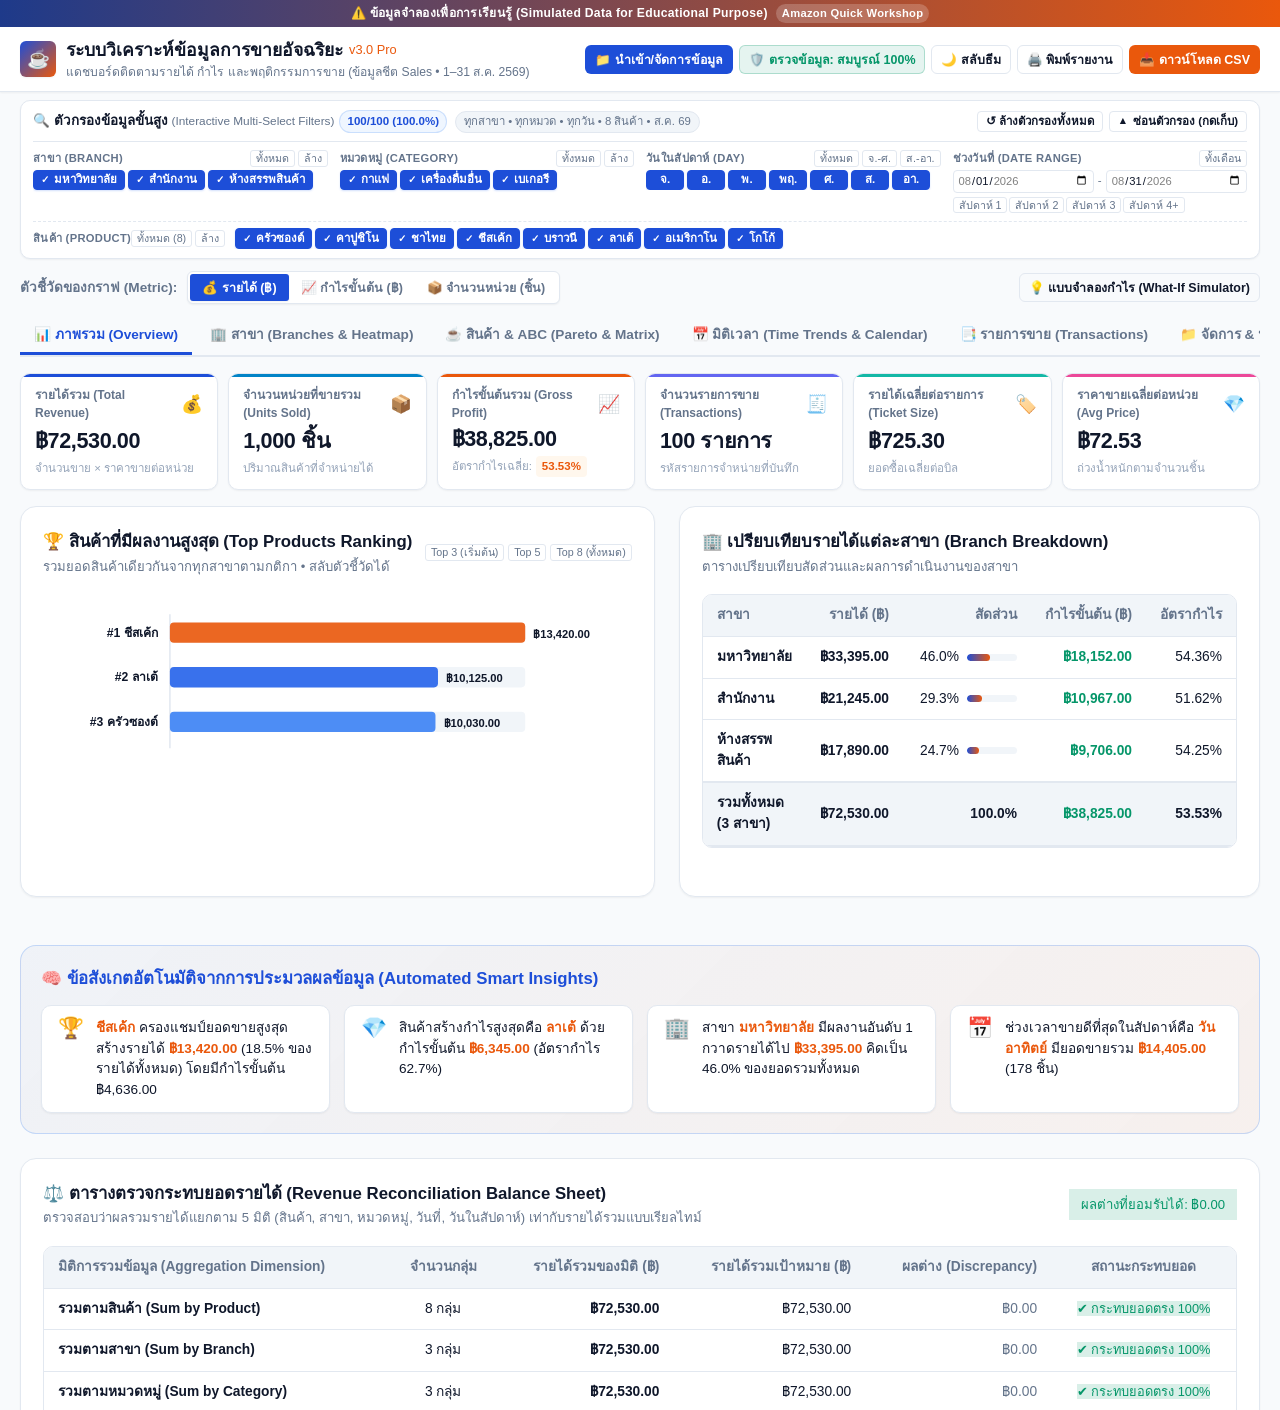
<file: index.html>
<!DOCTYPE html>
<html lang="th">
<head>
  <meta charset="UTF-8">
  <meta http-equiv="refresh" content="0; url=dashboard.html">
  <title>Amazon Quick Workshop Dashboard</title>
</head>
<body>
  <p>กำลังนำทางไปยัง Dashboard... <a href="dashboard.html">คลิกที่นี่</a> หากไม่ redirect อัตโนมัติ</p>
</body>
</html>
</file>
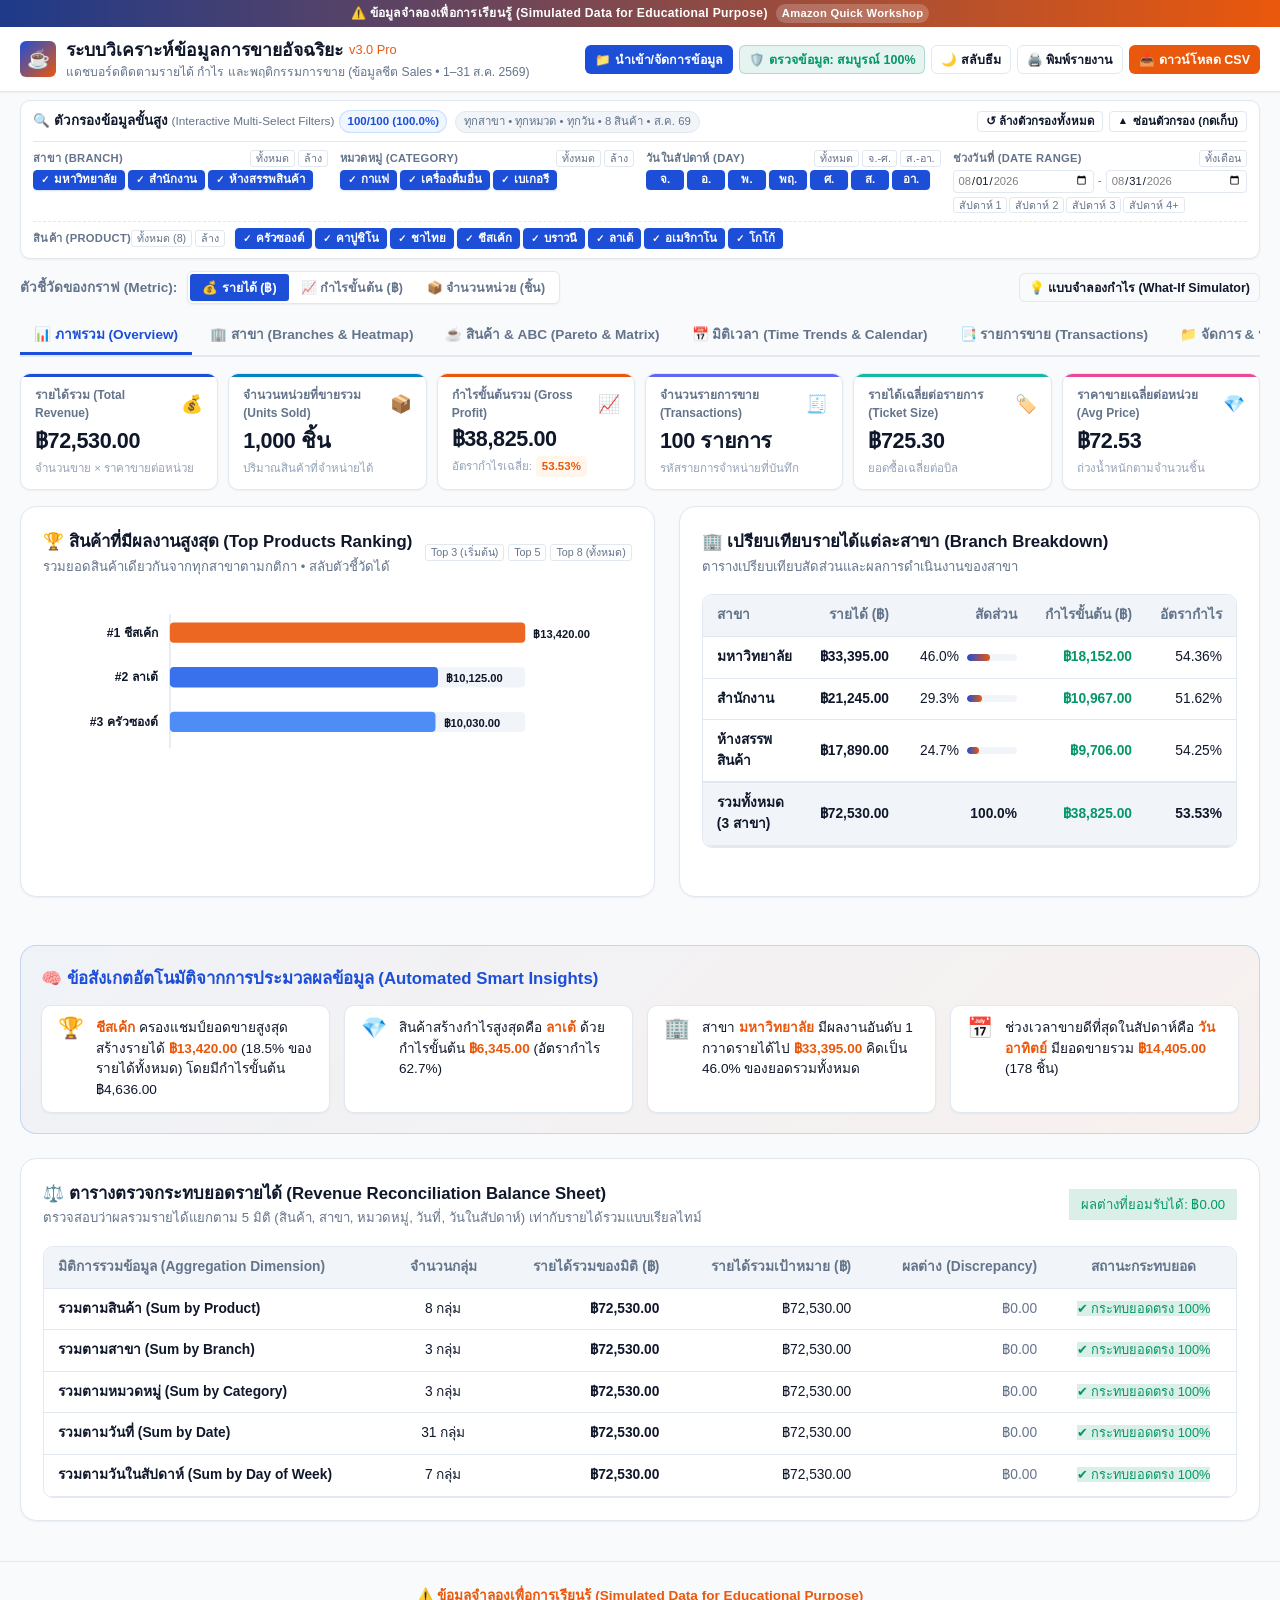
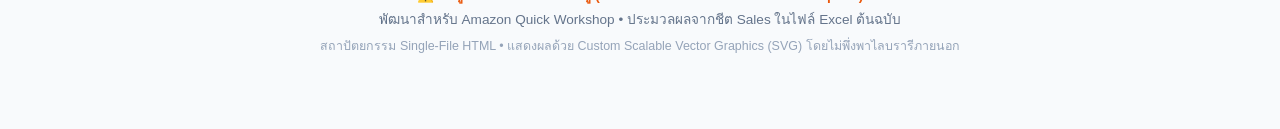
<file: dashboard.html>
<!DOCTYPE html>
<html lang="th">
<head>
  <meta charset="UTF-8">
  <meta name="viewport" content="width=device-width, initial-scale=1.0">
  <title>ระบบวิเคราะห์ข้อมูลการขายอัจฉริยะ | Amazon Quick Workshop</title>
  <link rel="stylesheet" href="style.css?v=8">
</head>
<body>

  <!-- Top Educational Notice Banner -->
  <div class="edu-banner">
    <span>⚠️ <strong>ข้อมูลจำลองเพื่อการเรียนรู้ (Simulated Data for Educational Purpose)</strong></span>
    <span class="badge">Amazon Quick Workshop</span>
  </div>

  <!-- Header -->
  <header>
    <div class="container header-inner">
      <div class="brand">
        <div class="brand-icon">☕</div>
        <div class="brand-info">
          <h1>ระบบวิเคราะห์ข้อมูลการขายอัจฉริยะ <span style="font-size: 0.8rem; font-weight: 500; color: var(--primary-orange);">v3.0 Pro</span></h1>
          <p>แดชบอร์ดติดตามรายได้ กำไร และพฤติกรรมการขาย (ข้อมูลชีต Sales • 1–31 ส.ค. 2569)</p>
        </div>
      </div>
      <div class="header-actions">
        <button id="btnOpenDataManager" class="btn btn-primary btn-sm" onclick="switchTab('tabDataManager')" title="นำเข้าข้อมูลใหม่ หรือจัดการตัดลบข้อมูลเก่า">
          📁 นำเข้า/จัดการข้อมูล
        </button>
        <button id="btnAuditReport" class="btn btn-audit btn-sm" title="ดูผลการตรวจความสมบูรณ์ของข้อมูล">
          🛡️ ตรวจข้อมูล: สมบูรณ์ 100%
        </button>
        <button id="btnThemeToggle" class="btn btn-outline btn-sm">
          🌙 สลับธีม
        </button>
        <button id="btnPrint" class="btn btn-outline btn-sm">
          🖨️ พิมพ์รายงาน
        </button>
        <button id="btnDownloadCSV" class="btn btn-orange btn-sm">
          📥 ดาวน์โหลด CSV
        </button>
      </div>
    </div>
  </header>

  <main class="container">

    <!-- Compact Filter Section with Smooth Slide Accordion -->
    <section class="filter-section" id="filterSection">
      <div class="filter-header" id="filterHeader" onclick="handleFilterHeaderClick(event)" tabindex="0" role="button" aria-expanded="true" aria-controls="filterCollapsibleWrapper" title="คลิกเพื่อกดเก็บหรือเปิดเลื่อนตัวกรอง">
        <div class="filter-title-group">
          <div class="filter-title">
            <span>🔍 ตัวกรองข้อมูลขั้นสูง <span class="filter-subtitle">(Interactive Multi-Select Filters)</span></span>
            <span id="filterRowCountBadge" class="filter-stats">กำลังแสดง 100/100 รายการ (100%)</span>
          </div>
          <span id="filterSummaryBar" class="filter-summary-chip">ทุกสาขา • ทุกหมวด • ทุกวัน • 8 สินค้า • 1–31 ส.ค. 69</span>
        </div>
        <div class="filter-header-actions" onclick="event.stopPropagation();">
          <button id="btnResetFilters" class="btn btn-outline btn-xs" title="รีเซ็ตตัวกรองทั้งหมดเป็นค่าเริ่มต้น">
            ↺ ล้างตัวกรองทั้งหมด
          </button>
          <button id="btnToggleFilters" class="btn btn-outline btn-xs btn-toggle-filter" onclick="toggleFilterPanel()" title="กดเก็บหรือเปิดเลื่อนตัวกรอง">
            <span class="toggle-icon">▲</span> <span class="toggle-text">ซ่อนตัวกรอง (กดเก็บ)</span>
          </button>
        </div>
      </div>

      <div class="filter-collapsible-wrapper" id="filterCollapsibleWrapper">
        <div class="filter-collapsible-inner" id="filterPanelBody">
          <div class="filter-grid">
            <!-- Branch Filter -->
            <div class="filter-group">
              <div class="filter-label">
                <span>สาขา (Branch)</span>
                <div class="filter-quick-btns">
                  <button class="date-preset-btn" onclick="quickSelectFilter('branch', true)">ทั้งหมด</button>
                  <button class="date-preset-btn" onclick="quickSelectFilter('branch', false)">ล้าง</button>
                </div>
              </div>
              <div class="filter-pills" id="branchFilterPills"></div>
            </div>

            <!-- Category Filter -->
            <div class="filter-group">
              <div class="filter-label">
                <span>หมวดหมู่ (Category)</span>
                <div class="filter-quick-btns">
                  <button class="date-preset-btn" onclick="quickSelectFilter('category', true)">ทั้งหมด</button>
                  <button class="date-preset-btn" onclick="quickSelectFilter('category', false)">ล้าง</button>
                </div>
              </div>
              <div class="filter-pills" id="categoryFilterPills"></div>
            </div>

            <!-- Day of Week Filter -->
            <div class="filter-group">
              <div class="filter-label">
                <span>วันในสัปดาห์ (Day)</span>
                <div class="filter-quick-btns">
                  <button class="date-preset-btn" onclick="setDowPreset('all')">ทั้งหมด</button>
                  <button class="date-preset-btn" onclick="setDowPreset('weekday')">จ.-ศ.</button>
                  <button class="date-preset-btn" onclick="setDowPreset('weekend')">ส.-อา.</button>
                </div>
              </div>
              <div class="filter-pills" id="dowFilterPills"></div>
            </div>

            <!-- Date Range Filter -->
            <div class="filter-group">
              <div class="filter-label">
                <span>ช่วงวันที่ (Date Range)</span>
                <div class="filter-quick-btns">
                  <button class="date-preset-btn" onclick="setDatePreset('all')">ทั้งเดือน</button>
                </div>
              </div>
              <div class="date-inputs">
                <input type="date" id="filterStartDate" min="2026-08-01" max="2026-08-31" value="2026-08-01">
                <span style="color: var(--text-muted); font-size: 0.72rem;">-</span>
                <input type="date" id="filterEndDate" min="2026-08-01" max="2026-08-31" value="2026-08-31">
              </div>
              <div class="date-presets">
                <button class="date-preset-btn" onclick="setDatePreset('w1')">สัปดาห์ 1</button>
                <button class="date-preset-btn" onclick="setDatePreset('w2')">สัปดาห์ 2</button>
                <button class="date-preset-btn" onclick="setDatePreset('w3')">สัปดาห์ 3</button>
                <button class="date-preset-btn" onclick="setDatePreset('w4')">สัปดาห์ 4+</button>
              </div>
            </div>
          </div>

          <!-- Product Multi-select Inline Row -->
          <div class="filter-product-row">
            <div class="filter-label" style="min-width: 140px; margin-bottom: 0;">
              <span>สินค้า (Product)</span>
              <div class="filter-quick-btns">
                <button class="date-preset-btn" onclick="quickSelectFilter('product', true)">ทั้งหมด (8)</button>
                <button class="date-preset-btn" onclick="quickSelectFilter('product', false)">ล้าง</button>
              </div>
            </div>
            <div class="filter-pills filter-pills-compact" id="productFilterPills"></div>
          </div>

          <!-- Active Filters Tag Bar -->
          <div class="active-filters-bar" id="activeFiltersBar" style="display: none;">
            <span style="font-weight: 700; color: var(--text-muted); font-size: 0.72rem;">ตัวกรองที่ใช้งาน:</span>
            <div id="activeFilterTags" style="display: flex; flex-wrap: wrap; gap: 4px;"></div>
          </div>
        </div>
      </div>
    </section>

    <!-- Global Metric Switcher & Navigation Controls -->
    <div class="metric-control-bar">
      <div style="display: flex; align-items: center; gap: 10px; flex-wrap: wrap;">
        <span style="font-size: 0.85rem; font-weight: 700; color: var(--text-muted);">ตัวชี้วัดของกราฟ (Metric):</span>
        <div class="metric-switch">
          <button class="metric-btn active" data-metric="revenue" onclick="setGlobalMetric('revenue')">
            💰 รายได้ (฿)
          </button>
          <button class="metric-btn" data-metric="gross_profit" onclick="setGlobalMetric('gross_profit')">
            📈 กำไรขั้นต้น (฿)
          </button>
          <button class="metric-btn" data-metric="qty" onclick="setGlobalMetric('qty')">
            📦 จำนวนหน่วย (ชิ้น)
          </button>
        </div>
      </div>
      <div style="display: flex; align-items: center; gap: 8px;">
        <button class="btn btn-outline btn-sm" onclick="toggleSimulator()">
          💡 แบบจำลองกำไร (What-If Simulator)
        </button>
      </div>
    </div>

    <!-- What-If Simulator Panel (Collapsible) -->
    <section class="simulator-box" id="simulatorSection" style="display: none;">
      <div style="display: flex; justify-content: space-between; align-items: center; margin-bottom: 12px;">
        <div style="font-weight: 700; font-size: 1rem; color: var(--primary-orange);">
          🎯 แบบจำลองสถานการณ์ราคาและต้นทุน (What-If Profit Simulator)
        </div>
        <button class="btn btn-outline btn-sm" onclick="resetSimulator()">รีเซ็ตแบบจำลอง</button>
      </div>
      <p style="font-size: 0.82rem; color: var(--text-muted); margin-bottom: 16px;">
        ทดลองปรับเปอร์เซ็นต์ราคาขายเฉลี่ยหรือต้นทุนต่อหน่วย เพื่อพยากรณ์ผลกระทบต่อกำไรขั้นต้นจากชุดข้อมูลที่กำลังเลือก
      </p>
      <div style="display: grid; grid-template-columns: repeat(auto-fit, minmax(260px, 1fr)); gap: 20px;">
        <div>
          <div class="slider-group">
            <div class="slider-header">
              <span>ปรับราคาขายต่อหน่วย:</span>
              <span id="simPriceVal" style="color: var(--primary-blue);">0%</span>
            </div>
            <input type="range" id="simPriceSlider" min="-20" max="20" value="0" step="1" oninput="updateSimulation()">
          </div>
          <div class="slider-group">
            <div class="slider-header">
              <span>ปรับต้นทุนต่อหน่วย:</span>
              <span id="simCostVal" style="color: var(--primary-orange);">0%</span>
            </div>
            <input type="range" id="simCostSlider" min="-20" max="20" value="0" step="1" oninput="updateSimulation()">
          </div>
        </div>
        <div style="background: var(--bg-card-subtle); padding: 14px; border-radius: var(--radius-md); display: grid; grid-template-columns: 1fr 1fr; gap: 10px;">
          <div>
            <div style="font-size: 0.76rem; color: var(--text-muted);">รายได้พยากรณ์</div>
            <div id="simProjRevenue" style="font-size: 1.15rem; font-weight: 800;">฿0</div>
          </div>
          <div>
            <div style="font-size: 0.76rem; color: var(--text-muted);">กำไรขั้นต้นพยากรณ์</div>
            <div id="simProjProfit" style="font-size: 1.15rem; font-weight: 800; color: var(--accent-emerald);">฿0</div>
          </div>
          <div>
            <div style="font-size: 0.76rem; color: var(--text-muted);">อัตรากำไรพยากรณ์</div>
            <div id="simProjMargin" style="font-size: 1.15rem; font-weight: 800;">0%</div>
          </div>
          <div>
            <div style="font-size: 0.76rem; color: var(--text-muted);">ผลต่างกำไร (Delta)</div>
            <div id="simDeltaProfit" style="font-size: 1.15rem; font-weight: 800;">±฿0</div>
          </div>
        </div>
      </div>
    </section>

    <!-- Navigation Tabs -->
    <nav class="tabs-nav" id="mainTabsNav">
      <button class="tab-btn active" data-tab="tabOverview" onclick="switchTab('tabOverview')">
        📊 ภาพรวม (Overview)
      </button>
      <button class="tab-btn" data-tab="tabBranches" onclick="switchTab('tabBranches')">
        🏢 สาขา (Branches & Heatmap)
      </button>
      <button class="tab-btn" data-tab="tabProducts" onclick="switchTab('tabProducts')">
        ☕ สินค้า & ABC (Pareto & Matrix)
      </button>
      <button class="tab-btn" data-tab="tabTrends" onclick="switchTab('tabTrends')">
        📅 มิติเวลา (Time Trends & Calendar)
      </button>
      <button class="tab-btn" data-tab="tabTransactions" onclick="switchTab('tabTransactions')">
        📑 รายการขาย (Transactions)
      </button>
      <button class="tab-btn" data-tab="tabDataManager" onclick="switchTab('tabDataManager')">
        📁 จัดการ & นำเข้าข้อมูล (Data Manager)
      </button>
    </nav>

    <!-- TAB 1: OVERVIEW -->
    <div id="tabOverview" class="tab-content active">

      <!-- 6 KPI Cards (Core 3 Cards are #1, #2, #3) -->
      <div class="kpi-grid">
        <div class="kpi-card" style="--card-accent: var(--primary-blue);">
          <div class="kpi-title">
            <span>รายได้รวม (Total Revenue)</span>
            <span style="font-size: 1.1rem;">💰</span>
          </div>
          <div class="kpi-value" id="kpiTotalRevenue">฿0.00</div>
          <div class="kpi-subtext">
            <span>จำนวนขาย × ราคาขายต่อหน่วย</span>
          </div>
        </div>

        <div class="kpi-card" style="--card-accent: var(--accent-cyan);">
          <div class="kpi-title">
            <span>จำนวนหน่วยที่ขายรวม (Units Sold)</span>
            <span style="font-size: 1.1rem;">📦</span>
          </div>
          <div class="kpi-value" id="kpiTotalQty">0 ชิ้น</div>
          <div class="kpi-subtext">
            <span>ปริมาณสินค้าที่จำหน่ายได้</span>
          </div>
        </div>

        <div class="kpi-card" style="--card-accent: var(--primary-orange);">
          <div class="kpi-title">
            <span>กำไรขั้นต้นรวม (Gross Profit)</span>
            <span style="font-size: 1.1rem;">📈</span>
          </div>
          <div class="kpi-value" id="kpiTotalProfit">฿0.00</div>
          <div class="kpi-subtext">
            <span>อัตรากำไรเฉลี่ย: </span>
            <span id="kpiGrossMarginBadge" class="kpi-badge badge-orange">0.00%</span>
          </div>
        </div>

        <div class="kpi-card" style="--card-accent: #6366f1;">
          <div class="kpi-title">
            <span>จำนวนรายการขาย (Transactions)</span>
            <span style="font-size: 1.1rem;">🧾</span>
          </div>
          <div class="kpi-value" id="kpiTxCount">0 บิล</div>
          <div class="kpi-subtext">
            <span>รหัสรายการจำหน่ายที่บันทึก</span>
          </div>
        </div>

        <div class="kpi-card" style="--card-accent: #14b8a6;">
          <div class="kpi-title">
            <span>รายได้เฉลี่ยต่อรายการ (Ticket Size)</span>
            <span style="font-size: 1.1rem;">🏷️</span>
          </div>
          <div class="kpi-value" id="kpiAvgTx">฿0.00</div>
          <div class="kpi-subtext">
            <span>ยอดซื้อเฉลี่ยต่อบิล</span>
          </div>
        </div>

        <div class="kpi-card" style="--card-accent: #ec4899;">
          <div class="kpi-title">
            <span>ราคาขายเฉลี่ยต่อหน่วย (Avg Price)</span>
            <span style="font-size: 1.1rem;">💎</span>
          </div>
          <div class="kpi-value" id="kpiAvgPrice">฿0.00</div>
          <div class="kpi-subtext">
            <span>ถ่วงน้ำหนักตามจำนวนชิ้น</span>
          </div>
        </div>
      </div>

      <!-- Core Chart & Table Grid (Top Products Chart + Branch Revenue Table) -->
      <div class="grid-2">
        <!-- Top Products Bar Chart (Switchable Top 3 / 5 / 8) -->
        <div class="card">
          <div class="card-header">
            <div>
              <div class="card-title">
                <span>🏆 สินค้าที่มีผลงานสูงสุด (Top Products Ranking)</span>
              </div>
              <div class="card-subtitle">
                รวมยอดสินค้าเดียวกันจากทุกสาขาตามกติกา • สลับตัวชี้วัดได้
              </div>
            </div>
            <div style="display: flex; gap: 4px;">
              <button class="date-preset-btn top-rank-btn active" data-top="3" onclick="setTopRankLimit(3)">Top 3 (เริ่มต้น)</button>
              <button class="date-preset-btn top-rank-btn" data-top="5" onclick="setTopRankLimit(5)">Top 5</button>
              <button class="date-preset-btn top-rank-btn" data-top="8" onclick="setTopRankLimit(8)">Top 8 (ทั้งหมด)</button>
            </div>
          </div>
          <div class="chart-container" id="topProductsChartContainer" style="min-height: 280px;">
            <!-- SVG Rendered Dynamically -->
          </div>
        </div>

        <!-- Branch Revenue Comparison Table -->
        <div class="card">
          <div class="card-header">
            <div>
              <div class="card-title">
                <span>🏢 เปรียบเทียบรายได้แต่ละสาขา (Branch Breakdown)</span>
              </div>
              <div class="card-subtitle">
                ตารางเปรียบเทียบสัดส่วนและผลการดำเนินงานของสาขา
              </div>
            </div>
          </div>
          <div class="table-container">
            <table class="data-table" id="overviewBranchTable">
              <thead>
                <tr>
                  <th>สาขา</th>
                  <th class="text-right">รายได้ (฿)</th>
                  <th class="text-right">สัดส่วน</th>
                  <th class="text-right">กำไรขั้นต้น (฿)</th>
                  <th class="text-right">อัตรากำไร</th>
                </tr>
              </thead>
              <tbody id="overviewBranchTableBody"></tbody>
            </table>
          </div>
        </div>
      </div>

      <!-- Automated Dynamic Insights -->
      <div class="insights-card">
        <div class="insights-header">
          <span>🧠 ข้อสังเกตอัตโนมัติจากการประมวลผลข้อมูล (Automated Smart Insights)</span>
        </div>
        <div class="insights-grid" id="smartInsightsContainer">
          <!-- Dynamically populated -->
        </div>
      </div>

      <!-- Live Reconciliation Table (ตารางตรวจกระทบยอด) -->
      <div class="card">
        <div class="card-header">
          <div>
            <div class="card-title">
              <span>⚖️ ตารางตรวจกระทบยอดรายได้ (Revenue Reconciliation Balance Sheet)</span>
            </div>
            <div class="card-subtitle">
              ตรวจสอบว่าผลรวมรายได้แยกตาม 5 มิติ (สินค้า, สาขา, หมวดหมู่, วันที่, วันในสัปดาห์) เท่ากับรายได้รวมแบบเรียลไทม์
            </div>
          </div>
          <span class="badge badge-success" style="padding: 6px 12px; font-size: 0.82rem;">
            ผลต่างที่ยอมรับได้: ฿0.00
          </span>
        </div>
        <div class="table-container">
          <table class="data-table">
            <thead>
              <tr>
                <th>มิติการรวมข้อมูล (Aggregation Dimension)</th>
                <th class="text-center">จำนวนกลุ่ม</th>
                <th class="text-right">รายได้รวมของมิติ (฿)</th>
                <th class="text-right">รายได้รวมเป้าหมาย (฿)</th>
                <th class="text-right">ผลต่าง (Discrepancy)</th>
                <th class="text-center">สถานะกระทบยอด</th>
              </tr>
            </thead>
            <tbody id="reconciliationTableBody"></tbody>
          </table>
        </div>
      </div>

    </div>

    <!-- TAB 2: BRANCHES & HEATMAP -->
    <div id="tabBranches" class="tab-content">
      <div class="card">
        <div class="card-header">
          <div>
            <div class="card-title">
              <span>🏢 ผลการดำเนินงานเชิงลึกรายสาขา (Branch Performance Matrix)</span>
            </div>
            <div class="card-subtitle">
              คลิกแถวเพื่อดูการแจกแจงรายสินค้าเฉพาะสาขานั้น • คลิกหัวตารางเพื่อเรียงลำดับ
            </div>
          </div>
          <div id="selectedBranchIndicator" class="kpi-badge badge-blue" style="font-size: 0.85rem; padding: 6px 12px;">
            กำลังเลือก: ทุกสาขา
          </div>
        </div>
        <div class="table-container">
          <table class="data-table" id="fullBranchTable">
            <thead>
              <tr>
                <th onclick="sortBranchTable('branch')">สาขา</th>
                <th class="text-right" onclick="sortBranchTable('share')">สัดส่วนรายได้</th>
                <th class="text-right" onclick="sortBranchTable('revenue')">รายได้รวม (฿)</th>
                <th class="text-right" onclick="sortBranchTable('gross_profit')">กำไรขั้นต้น (฿)</th>
                <th class="text-right" onclick="sortBranchTable('margin')">อัตรากำไร (%)</th>
                <th class="text-right" onclick="sortBranchTable('qty')">จำนวนขาย (หน่วย)</th>
                <th class="text-right" onclick="sortBranchTable('tx')">จำนวนรายการ</th>
              </tr>
            </thead>
            <tbody id="fullBranchTableBody"></tbody>
          </table>
        </div>
      </div>

      <!-- Drilldown: Branch Product Breakdown -->
      <div class="grid-2">
        <div class="card">
          <div class="card-header">
            <div>
              <div class="card-title" id="branchDrilldownTitle">
                <span>📦 ยอดขายรายสินค้าสำหรับ: ทุกสาขา</span>
              </div>
              <div class="card-subtitle">
                อันดับสินค้าในสาขาที่เลือก
              </div>
            </div>
          </div>
          <div class="chart-container" id="branchDrilldownChart" style="min-height: 280px;"></div>
        </div>

        <!-- Revenue Heatmap Matrix: Branch x Product -->
        <div class="card">
          <div class="card-header">
            <div>
              <div class="card-title">
                <span>🔥 แผนที่ความร้อนรายได้: สาขา × สินค้า (Heatmap Matrix)</span>
              </div>
              <div class="card-subtitle">
                ความเข้มของสีแสดงระดับรายได้ • นำเมาส์ชี้เพื่อดูรายละเอียด
              </div>
            </div>
          </div>
          <div class="table-container" id="heatmapContainer">
            <!-- Heatmap Table Rendered Dynamically -->
          </div>
        </div>
      </div>
    </div>

    <!-- TAB 3: PRODUCTS & ABC ANALYSIS -->
    <div id="tabProducts" class="tab-content">
      <!-- Separated ABC Bar Chart and Cumulative Line Chart (No overlapping lines!) -->
      <div class="grid-2">
        <!-- 1. Pure Bar Chart without line -->
        <div class="card">
          <div class="card-header">
            <div>
              <div class="card-title">
                <span>📊 ยอดขายรายสินค้าจัดกลุ่ม ABC (Product ABC Ranking)</span>
              </div>
              <div class="card-subtitle">
                จัดกลุ่มตามกติกา • สลับตัวชี้วัดได้ (ไม่มีเส้นกราฟทับ)
              </div>
            </div>
            <div style="display: flex; gap: 6px;">
              <span class="badge" style="background: rgba(37, 99, 235, 0.15); color: var(--primary-blue);">กลุ่ม A (&lt;80%)</span>
              <span class="badge" style="background: rgba(234, 88, 12, 0.15); color: var(--primary-orange);">กลุ่ม B (&lt;95%)</span>
              <span class="badge" style="background: rgba(148, 163, 184, 0.15); color: var(--text-muted);">กลุ่ม C</span>
            </div>
          </div>
          <div class="chart-container" id="abcBarChartContainer" style="min-height: 320px;">
            <!-- Rendered via JS -->
          </div>
        </div>

        <!-- 2. Pure Cumulative Line Chart -->
        <div class="card">
          <div class="card-header">
            <div>
              <div class="card-title">
                <span>📈 กราฟเส้นสัดส่วนสะสม (Cumulative % Curve)</span>
              </div>
              <div class="card-subtitle">
                เส้นสะสม 0%–100% แยกออกมาต่างหาก ไม่ทับกับแท่งกราฟ
              </div>
            </div>
          </div>
          <div class="chart-container" id="abcLineChartContainer" style="min-height: 320px;">
            <!-- Rendered via JS -->
          </div>
        </div>
      </div>

      <!-- ABC Strategic Summary Banner -->
      <div id="abcSummaryBanner" style="margin-top: -8px; margin-bottom: 24px; padding: 14px 18px; background: var(--bg-card); border: 1px solid var(--border-color); border-radius: var(--radius-lg); font-size: 0.85rem; box-shadow: var(--shadow-sm);">
        <!-- Populated dynamically -->
      </div>

      <!-- BCG Matrix / Scatter: Units x Margin% with Bubble Size = Revenue -->
      <div class="grid-2">
        <div class="card">
          <div class="card-header">
            <div>
              <div class="card-title">
                <span>🎯 เมทริกซ์กลยุทธ์สินค้า (Scatter: จำนวนหน่วย × อัตรากำไร)</span>
              </div>
              <div class="card-subtitle">
                แกน X: จำนวนหน่วย • แกน Y: อัตรากำไรขั้นต้น • ขนาดวงกลม: รายได้รวม
              </div>
            </div>
          </div>
          <div class="chart-container" id="scatterChartContainer" style="min-height: 320px;">
            <!-- Dynamic SVG Scatter Plot -->
          </div>
        </div>

        <!-- Full Product Performance Table -->
        <div class="card">
          <div class="card-header">
            <div>
              <div class="card-title">
                <span>📋 ตารางเปรียบเทียบสินค้าทุกรายการ (Product Master Table)</span>
              </div>
              <div class="card-subtitle">
                คลิกหัวคอลัมน์เพื่อเรียงลำดับ
              </div>
            </div>
          </div>
          <div class="table-container">
            <table class="data-table" id="productMasterTable">
              <thead>
                <tr>
                  <th onclick="sortProductTable('product')">สินค้า</th>
                  <th onclick="sortProductTable('category')">หมวดหมู่</th>
                  <th class="text-center" onclick="sortProductTable('abc')">กลุ่ม ABC</th>
                  <th class="text-right" onclick="sortProductTable('price')">ราคา (฿)</th>
                  <th class="text-right" onclick="sortProductTable('cost')">ต้นทุน (฿)</th>
                  <th class="text-right" onclick="sortProductTable('qty')">ขาย (ชิ้น)</th>
                  <th class="text-right" onclick="sortProductTable('revenue')">รายได้ (฿)</th>
                  <th class="text-right" onclick="sortProductTable('gross_profit')">กำไร (฿)</th>
                  <th class="text-right" onclick="sortProductTable('margin')">มาร์จิ้น</th>
                </tr>
              </thead>
              <tbody id="productMasterTableBody"></tbody>
            </table>
          </div>
        </div>
      </div>
    </div>

    <!-- TAB 4: TIME TRENDS & CALENDAR -->
    <div id="tabTrends" class="tab-content">
      <!-- Cumulative Daily Revenue Area Chart -->
      <div class="card">
        <div class="card-header">
          <div>
            <div class="card-title">
              <span>📈 แนวโน้มรายได้สะสมรายวัน (Cumulative Daily Revenue Curve)</span>
            </div>
            <div class="card-subtitle">
              เส้นสะสมรายได้ตลอดเดือนสิงหาคม 2569 (วันที่ 1–31 ส.ค.)
            </div>
          </div>
        </div>
        <div class="chart-container" id="cumulativeTrendChart" style="min-height: 280px;">
          <!-- Dynamic SVG Trend Area -->
        </div>
      </div>

      <div class="grid-2">
        <!-- Day-of-Week Revenue Bar Chart -->
        <div class="card">
          <div class="card-header">
            <div>
              <div class="card-title">
                <span>📅 ผลประกอบการแยกตามวันในสัปดาห์ (Day of Week Analysis)</span>
              </div>
              <div class="card-subtitle">
                เปรียบเทียบยอดขายวันจันทร์ ถึง วันอาทิตย์ พร้อมเส้นค่าเฉลี่ย
              </div>
            </div>
          </div>
          <div class="chart-container" id="dowChartContainer" style="min-height: 280px;">
            <!-- Dynamic SVG DOW Bar -->
          </div>
        </div>

        <!-- Daily Calendar Heatmap -->
        <div class="card">
          <div class="card-header">
            <div>
              <div class="card-title">
                <span>🗓️ ปฏิทินความร้อนรายวัน (August 2026 Daily Heatmap)</span>
              </div>
              <div class="card-subtitle">
                คลิกที่วันที่เพื่อกรองดูยอดเฉพาะวันนั้น
              </div>
            </div>
          </div>
          <div class="calendar-wrapper">
            <div class="calendar-days-header">
              <div>จันทร์</div>
              <div>อังคาร</div>
              <div>พุธ</div>
              <div>พฤหัส</div>
              <div>ศุกร์</div>
              <div>เสาร์</div>
              <div>อาทิตย์</div>
            </div>
            <div class="calendar-grid" id="calendarGridContainer">
              <!-- Rendered via JS -->
            </div>
          </div>
        </div>
      </div>
    </div>

    <!-- TAB 5: TRANSACTIONS LOG -->
    <div id="tabTransactions" class="tab-content">
      <div class="card">
        <div class="card-header">
          <div>
            <div class="card-title">
              <span>📑 บันทึกรายการขายทั้งหมด (All Sales Transactions)</span>
            </div>
            <div class="card-subtitle">
              ค้นหา เรียงลำดับ แบ่งหน้า และดาวน์โหลดไฟล์ CSV ตามตัวกรองปัจจุบัน
            </div>
          </div>
          <div style="display: flex; gap: 10px; align-items: center;">
            <button class="btn btn-orange btn-sm" onclick="exportFilteredCSV()">
              📥 ดาวน์โหลด CSV ตามตัวกรอง
            </button>
          </div>
        </div>

        <!-- Table controls (Search + Items per page) -->
        <div class="table-controls">
          <div class="search-box">
            <input type="text" id="txSearchInput" placeholder="ค้นหารหัส, สินค้า, สาขา, หมวดหมู่..." oninput="handleTxSearch()">
          </div>
          <div style="display: flex; align-items: center; gap: 8px; font-size: 0.85rem;">
            <span>แสดงแถวต่อหน้า:</span>
            <select id="txPageSizeSelect" onchange="changePageSize(this.value)" style="background: var(--bg-input); border: 1px solid var(--border-color); color: var(--text-main); padding: 4px 8px; border-radius: 4px;">
              <option value="10">10 แถว</option>
              <option value="25" selected>25 แถว</option>
              <option value="50">50 แถว</option>
              <option value="100">ทั้งหมด (100 แถว)</option>
            </select>
          </div>
        </div>

        <!-- Transactions Table -->
        <div class="table-container">
          <table class="data-table" id="txTable">
            <thead>
              <tr>
                <th onclick="sortTxTable('id')">รหัสรายการ</th>
                <th onclick="sortTxTable('date')">วันที่</th>
                <th onclick="sortTxTable('day_of_week')">วันในสัปดาห์</th>
                <th onclick="sortTxTable('branch')">สาขา</th>
                <th onclick="sortTxTable('product')">สินค้า</th>
                <th onclick="sortTxTable('category')">หมวดหมู่</th>
                <th class="text-right" onclick="sortTxTable('qty')">จำนวนขาย</th>
                <th class="text-right" onclick="sortTxTable('price')">ราคา/หน่วย</th>
                <th class="text-right" onclick="sortTxTable('cost')">ต้นทุน/หน่วย</th>
                <th class="text-right" onclick="sortTxTable('revenue')">รายได้ (฿)</th>
                <th class="text-right" onclick="sortTxTable('gross_profit')">กำไรขั้นต้น (฿)</th>
                <th class="text-right" onclick="sortTxTable('margin')">อัตรากำไร</th>
                <th>กลุ่มข้อมูล (Batch)</th>
                <th class="text-center" style="width: 60px;">จัดการ</th>
              </tr>
            </thead>
            <tbody id="txTableBody"></tbody>
          </table>
        </div>

        <!-- Pagination Bar -->
        <div class="pagination-bar">
          <div id="txPaginationInfo">กำลังแสดง 1-25 จาก 100 รายการ</div>
          <div class="page-nav" id="txPageNav"></div>
        </div>
      </div>
    </div>

    <!-- TAB 6: DATA MANAGEMENT & BATCH CONTROL -->
    <div id="tabDataManager" class="tab-content">
      
      <!-- Back Navigation Bar -->
      <div class="dm-back-bar">
        <button class="btn btn-back-dashboard btn-sm" onclick="goBackFromDataManager()" title="ย้อนกลับไปหน้าแดชบอร์ด">
          <span>⬅️ ย้อนกลับไปหน้าแดชบอร์ด (Back to Dashboard)</span>
        </button>
        <span class="dm-back-hint">
          💡 สามารถกดปุ่มนี้ หรือคลิกเลือกแท็บเมนูด้านบน (ภาพรวม, สาขา, สินค้า, มิติเวลา, รายการขาย) เพื่อกลับสู่หน้าวิเคราะห์ได้ตลอดเวลา
        </span>
      </div>

      <!-- Hero Banner -->
      <div class="dm-hero-banner">
        <div class="dm-hero-text">
          <div style="font-size: 1.15rem; font-weight: 800; display: flex; align-items: center; gap: 8px; flex-wrap: wrap;">
            <span>📁 ระบบนำเข้าและบริหารจัดการชุดข้อมูล (Sales Data & Batch Manager)</span>
            <span class="badge" style="background: rgba(255,255,255,0.22); color: #fff;">Multi-Batch & Pruner</span>
          </div>
          <p style="margin-top: 6px; font-size: 0.84rem; opacity: 0.94; line-height: 1.5;">
            รองรับการนำเข้าข้อมูลการขายใหม่ในอนาคต (รายวัน/รายเดือน/รายปี) โดยระบบจะแยกเป็นกลุ่มชุดข้อมูล (Batches) พร้อมบันทึกวันเวลาที่นำเข้า
            และสามารถตัดลบข้อมูลเก่าเพื่อลดการสะสมข้อมูลที่มากเกินไปได้ทั้ง<strong>ลบยกเลิกทั้งกลุ่มไฟล์</strong>, <strong>ตัดลบข้อมูลรายปี</strong> หรือ<strong>เลือกติ๊กลบเฉพาะบางแถว</strong>
          </p>
        </div>
        <div class="dm-hero-actions">
          <button class="btn btn-sm" style="background: #ffffff; color: var(--primary-blue); font-weight: 700; border: none; box-shadow: var(--shadow-sm);" onclick="goBackFromDataManager()">
            ⬅️ กลับหน้าแดชบอร์ด
          </button>
          <button class="btn btn-outline btn-sm" style="background: rgba(255,255,255,0.15); color: #fff; border-color: rgba(255,255,255,0.35);" onclick="downloadSampleTemplate('csv')">
            📄 โหลดแม่แบบ CSV
          </button>
          <button class="btn btn-outline btn-sm" style="background: rgba(255,255,255,0.15); color: #fff; border-color: rgba(255,255,255,0.35);" onclick="downloadSampleTemplate('json')">
            📄 โหลดแม่แบบ JSON
          </button>
        </div>
      </div>

      <!-- Quick Metrics Summary -->
      <div class="dm-stats-grid">
        <div class="dm-stat-card">
          <div class="dm-stat-title">จำนวนรายการทั้งหมดในระบบ</div>
          <div class="dm-stat-val" id="dmTotalRecords" style="color: var(--primary-blue);">100 แถว</div>
          <div class="dm-stat-sub" id="dmRecordSub">ชีต Sales และชุดที่นำเข้า</div>
        </div>
        <div class="dm-stat-card">
          <div class="dm-stat-title">กลุ่ม/ชุดข้อมูลที่เปิดใช้งาน</div>
          <div class="dm-stat-val" id="dmTotalBatches" style="color: var(--primary-orange);">1 ชุด</div>
          <div class="dm-stat-sub" id="dmBatchSub">ชุดข้อมูลเริ่มต้น</div>
        </div>
        <div class="dm-stat-card">
          <div class="dm-stat-title">ช่วงปีและเวลาข้อมูลในระบบ</div>
          <div class="dm-stat-val" id="dmYearRange" style="color: var(--accent-emerald);">2026 (พ.ศ. 2569)</div>
          <div class="dm-stat-sub" id="dmDateRangeSub">1 ส.ค. 2569 – 31 ส.ค. 2569</div>
        </div>
        <div class="dm-stat-card">
          <div class="dm-stat-title">หน่วยความจำในเครื่อง (Browser Storage)</div>
          <div class="dm-stat-val" id="dmStorageUsed" style="color: var(--accent-cyan);">~45 KB</div>
          <div class="dm-stat-sub">บันทึกข้อมูลใน LocalStorage อัตโนมัติ</div>
        </div>
      </div>

      <!-- Section: Yearly Pruning & Clean-up ("ลดการสะสมข้อมูลเยอะเกินไปของแต่ละปีเป็นต้น") -->
      <div class="card" style="margin-bottom: 20px;">
        <div class="card-header" style="display: flex; justify-content: space-between; align-items: center; flex-wrap: wrap; gap: 8px;">
          <div>
            <div class="card-title" style="display: flex; align-items: center; gap: 8px;">
              <span>🗓️ จัดการและตัดลดข้อมูลตามปี (Year-based Pruning & Archive)</span>
            </div>
            <div class="card-subtitle">
              ตรวจสอบปริมาณข้อมูลแยกตามปี และสามารถตัดล้างข้อมูลของปีเก่าเพื่อลดการสะสมข้อมูลที่มากเกินไปได้ทันที
            </div>
          </div>
        </div>
        <div class="card-body">
          <div id="dmYearPruneContainer" class="dm-year-grid">
            <!-- Dynamic year cards rendered via JS -->
          </div>
        </div>
      </div>

      <!-- Section: Upload & Import Studio ("อัพโหลดข้อมูลใหม่ เช่นข้อมูลในอนาคต") -->
      <div class="card" style="margin-bottom: 20px;">
        <div class="card-header">
          <div class="card-title" style="display: flex; align-items: center; gap: 8px;">
            <span>📤 นำเข้าข้อมูลการขายใหม่ (Import Future / New Sales Data)</span>
          </div>
          <div class="card-subtitle">
            รองรับไฟล์ CSV (Export จาก Excel), JSON, TSV หรือสามารถ Copy ตารางจากโปรแกรม Excel มากดวางได้โดยตรง
          </div>
        </div>
        <div class="card-body">
          
          <!-- Mode switcher: File Upload vs Direct Paste from Excel -->
          <div style="display: flex; gap: 10px; margin-bottom: 16px; flex-wrap: wrap;">
            <button class="btn btn-sm btn-primary" id="dmTabUploadFile" onclick="setImportInputMode('file')">
              📁 อัปโหลดไฟล์ (CSV / JSON)
            </button>
            <button class="btn btn-sm btn-outline" id="dmTabPasteText" onclick="setImportInputMode('paste')">
              📋 คัดลอกตารางจาก Excel มาวางโดยตรง
            </button>
          </div>

          <!-- File Upload Dropzone -->
          <div id="dmUploadFileArea">
            <div class="dm-dropzone" id="dmDropZone" onclick="document.getElementById('dmFileInput').click()">
              <input type="file" id="dmFileInput" accept=".csv,.json,.tsv,.txt" style="display: none;" onchange="handleFileSelect(event)">
              <div style="font-size: 2.2rem; margin-bottom: 8px;">📂</div>
              <div style="font-weight: 700; font-size: 0.95rem; color: var(--text-main);">
                คลิกเพื่อเลือกไฟล์ หรือลากไฟล์มาวางที่นี่
              </div>
              <div style="font-size: 0.8rem; color: var(--text-muted); margin-top: 4px;">
                รองรับไฟล์ <strong>.CSV</strong> (UTF-8 / TIS-620), <strong>.JSON</strong>, <strong>.TSV</strong>
              </div>
              <div style="margin-top: 10px;">
                <span class="badge" style="background: var(--primary-blue-light); color: var(--primary-blue);">ตรวจจับคอลัมน์ภาษาไทยและอังกฤษอัตโนมัติ</span>
              </div>
            </div>
          </div>

          <!-- Direct Paste Textarea -->
          <div id="dmPasteTextArea" style="display: none;">
            <div style="font-size: 0.82rem; color: var(--text-muted); margin-bottom: 6px;">
              💡 <em>วิธีใช้:</em> เปิดไฟล์ Excel -> คลุมดำแถวข้อมูลที่ต้องการ (รวมหัวตาราง) -> กด <code>Ctrl+C</code> -> คลิกในกล่องด้านล่างแล้วกด <code>Ctrl+V</code>
            </div>
            <textarea id="dmPasteInput" class="dm-paste-input" placeholder="วางข้อมูลจาก Excel (Header + Rows) ที่นี่..." rows="6" oninput="handlePasteInput()"></textarea>
          </div>

          <!-- Import Configuration Options -->
          <div class="dm-import-options">
            <div style="display: grid; grid-template-columns: repeat(auto-fit, minmax(240px, 1fr)); gap: 16px; margin-top: 16px;">
              <div>
                <label style="display: block; font-size: 0.82rem; font-weight: 700; margin-bottom: 4px; color: var(--text-main);">
                  🏷️ ตั้งชื่อกลุ่ม/ชุดข้อมูลนี้ (Batch Name):
                </label>
                <input type="text" id="dmBatchNameInput" class="dm-text-input" placeholder="เช่น ยอดขาย ก.ย. 2569 หรือเว้นว่างให้ใช้ชื่อไฟล์">
              </div>
              <div>
                <label style="display: block; font-size: 0.82rem; font-weight: 700; margin-bottom: 4px; color: var(--text-main);">
                  ⚙️ รูปแบบการนำเข้า (Import Mode):
                </label>
                <div style="display: flex; gap: 14px; align-items: center; padding-top: 6px;">
                  <label style="display: flex; align-items: center; gap: 6px; font-size: 0.85rem; cursor: pointer;">
                    <input type="radio" name="dmImportMode" value="append" checked>
                    <span>➕ เพิ่มต่อท้ายข้อมูลเดิม (Append)</span>
                  </label>
                  <label style="display: flex; align-items: center; gap: 6px; font-size: 0.85rem; cursor: pointer; color: var(--accent-rose);">
                    <input type="radio" name="dmImportMode" value="replace">
                    <span>🔄 ล้างและแทนที่ทั้งหมด (Replace)</span>
                  </label>
                </div>
              </div>
            </div>
          </div>

          <!-- Preview & Validation Box (hidden initially) -->
          <div id="dmPreviewBox" style="display: none; margin-top: 20px; border-top: 1px solid var(--border-color); padding-top: 16px;">
            <div id="dmValidationStatus"></div>
            
            <div style="font-weight: 700; font-size: 0.88rem; margin: 12px 0 6px 0; color: var(--text-main);">
              👀 ตัวอย่างข้อมูล 5 แถวแรกที่ระบบอ่านได้:
            </div>
            <div class="table-container" style="max-height: 220px;">
              <table class="data-table" style="font-size: 0.8rem;">
                <thead>
                  <tr>
                    <th>รหัส</th>
                    <th>วันที่</th>
                    <th>วันในสัปดาห์</th>
                    <th>สาขา</th>
                    <th>สินค้า</th>
                    <th>หมวดหมู่</th>
                    <th class="text-right">จำนวน</th>
                    <th class="text-right">ราคา</th>
                    <th class="text-right">ต้นทุน</th>
                    <th class="text-right">รายได้ (คำนวณ)</th>
                    <th class="text-right">กำไร (คำนวณ)</th>
                  </tr>
                </thead>
                <tbody id="dmPreviewTableBody"></tbody>
              </table>
            </div>

            <div style="display: flex; justify-content: flex-end; gap: 10px; margin-top: 16px;">
              <button class="btn btn-outline btn-sm" onclick="cancelImportPreview()">ยกเลิก</button>
              <button class="btn btn-primary btn-sm" id="btnConfirmImport" onclick="confirmImport()">
                🚀 ยืนยันบันทึกและนำเข้าข้อมูลเข้าสู่ระบบ
              </button>
            </div>
          </div>

        </div>
      </div>

      <!-- Section: Batches History & Group Deletion ("แบ่งว่าอันนี้เข้ามาตอนไหนแบ่งเป็นกลุ่ม และลบทั้งไฟล์กลุ่ม") -->
      <div class="card" style="margin-bottom: 20px;">
        <div class="card-header" style="display: flex; justify-content: space-between; align-items: center; flex-wrap: wrap; gap: 8px;">
          <div>
            <div class="card-title" style="display: flex; align-items: center; gap: 8px;">
              <span>📦 ประวัติกลุ่มชุดข้อมูลที่นำเข้า (Import Batches & Data Sources)</span>
            </div>
            <div class="card-subtitle">
              ดูรายการชุดข้อมูลที่นำเข้ามาทั้งหมด เวลาที่นำเข้า และสามารถกดลบทั้งไฟล์/กลุ่มที่นำเข้ามาได้ทันที
            </div>
          </div>
        </div>
        <div class="card-body">
          <div class="table-container">
            <table class="data-table" id="dmBatchesTable">
              <thead>
                <tr>
                  <th>ชื่อชุดข้อมูล (Batch Name)</th>
                  <th>เวลาที่นำเข้า (Timestamp)</th>
                  <th>แหล่งที่มา / ไฟล์</th>
                  <th>ช่วงวันที่</th>
                  <th>ปี</th>
                  <th class="text-right">จำนวนรายการ</th>
                  <th class="text-right">ยอดขายรวม</th>
                  <th class="text-center">การจัดการ</th>
                </tr>
              </thead>
              <tbody id="dmBatchesTableBody"></tbody>
            </table>
          </div>
        </div>
      </div>

      <!-- Section: Detailed Record Pruner ("หรือลบแค่บางอัน") -->
      <div class="card" style="margin-bottom: 20px;">
        <div class="card-header" style="display: flex; justify-content: space-between; align-items: center; flex-wrap: wrap; gap: 8px;">
          <div>
            <div class="card-title" style="display: flex; align-items: center; gap: 8px;">
              <span>📑 ตัดลบข้อมูลรายแถวแบบละเอียด (Individual & Bulk Record Pruner)</span>
            </div>
            <div class="card-subtitle">
              ค้นหาและติ๊กเลือกแถวข้อมูลที่ต้องการลบเพื่อคลีนข้อมูลที่ไม่ต้องการ หรือคลิกลบทีละแถว
            </div>
          </div>
          <div style="display: flex; gap: 8px; align-items: center;">
            <button class="btn btn-danger btn-sm" id="btnBulkDelete" onclick="deleteSelectedPruneRows()" style="display: none;">
              🗑️ ลบที่เลือก (<span id="dmSelectedCount">0</span> แถว)
            </button>
          </div>
        </div>
        <div class="card-body">
          
          <!-- Filters for Pruner -->
          <div style="display: grid; grid-template-columns: repeat(auto-fit, minmax(200px, 1fr)); gap: 10px; margin-bottom: 12px;">
            <div>
              <input type="text" id="dmPruneSearch" class="dm-text-input" placeholder="ค้นหารหัส, สินค้า, สาขา..." oninput="renderPruneTable()">
            </div>
            <div>
              <select id="dmPruneBatchFilter" class="dm-select-input" onchange="renderPruneTable()">
                <option value="all">ทุกกลุ่มชุดข้อมูล (All Batches)</option>
              </select>
            </div>
            <div>
              <select id="dmPruneYearFilter" class="dm-select-input" onchange="renderPruneTable()">
                <option value="all">ทุกปี (All Years)</option>
              </select>
            </div>
          </div>

          <div class="table-container">
            <table class="data-table" id="dmPruneTable">
              <thead>
                <tr>
                  <th style="width: 36px; text-align: center;">
                    <input type="checkbox" id="dmSelectAllRows" onchange="toggleSelectAllPrune(this.checked)">
                  </th>
                  <th>รหัส</th>
                  <th>วันที่</th>
                  <th>สาขา</th>
                  <th>สินค้า</th>
                  <th>หมวดหมู่</th>
                  <th class="text-right">จำนวน</th>
                  <th class="text-right">ราคา</th>
                  <th class="text-right">รายได้</th>
                  <th>กลุ่มนำเข้า (Batch)</th>
                  <th class="text-center">จัดการ</th>
                </tr>
              </thead>
              <tbody id="dmPruneTableBody"></tbody>
            </table>
          </div>

          <!-- Prune Pagination -->
          <div class="pagination-bar" style="margin-top: 10px;">
            <div id="dmPrunePaginationInfo">กำลังแสดง 1-25 จาก 100 รายการ</div>
            <div class="page-nav" id="dmPrunePageNav"></div>
          </div>

        </div>
      </div>

      <!-- Factory Reset & Clean Zone -->
      <div class="card" style="border-color: rgba(225, 29, 72, 0.35); background: rgba(225, 29, 72, 0.02);">
        <div class="card-header">
          <div class="card-title" style="color: var(--accent-rose); display: flex; align-items: center; gap: 8px;">
            <span>⚠️ โซนรีเซ็ตและกู้คืนระบบ (Factory Reset & Recovery)</span>
          </div>
          <div class="card-subtitle">
            ต้องการเริ่มต้นใหม่ สามารถกู้คืนข้อมูลเดิม 100 รายการจากชีต Sales หรือล้างฐานข้อมูลในเบราว์เซอร์ได้ที่นี่
          </div>
        </div>
        <div class="card-body" style="display: flex; gap: 12px; flex-wrap: wrap;">
          <button class="btn btn-outline btn-sm" onclick="restoreInitialSeedData()">
            ↺ กู้คืนเป็นข้อมูลเริ่มต้นของระบบ (100 รายการชีต Sales)
          </button>
          <button class="btn btn-danger btn-sm" onclick="clearAllDataPrompt()">
            🗑️ ล้างฐานข้อมูลทั้งหมดในระบบ (Clear All Data)
          </button>
        </div>
      </div>

      <!-- Bottom Return Bar -->
      <div style="text-align: center; margin: 26px 0 16px 0; padding: 18px; background: var(--bg-card); border: 1px solid var(--border-color); border-radius: var(--radius-md); box-shadow: var(--shadow-sm);">
        <button class="btn btn-primary" onclick="goBackFromDataManager()" style="padding: 10px 28px; font-size: 0.95rem; font-weight: 700; display: inline-flex; align-items: center; gap: 8px;">
          <span>⬅️ เสร็จสิ้นและย้อนกลับไปหน้าแดชบอร์ด (Return to Dashboard)</span>
        </button>
      </div>

    </div>

  </main>

  <!-- Tooltip Element for SVG charts -->
  <div class="chart-tooltip" id="globalTooltip"></div>

  <!-- Data Quality Audit Modal -->
  <div class="modal-overlay" id="auditModal">
    <div class="modal-box">
      <div class="modal-header">
        <div style="font-weight: 700; font-size: 1.15rem; color: var(--primary-blue); display: flex; align-items: center; gap: 8px;">
          <span>🛡️ รายงานการตรวจสอบคุณภาพข้อมูล (Data Quality Audit Report)</span>
        </div>
        <button class="modal-close" onclick="closeAuditModal()">&times;</button>
      </div>
      <div>
        <div style="background: rgba(5, 150, 105, 0.1); border: 1px solid rgba(5, 150, 105, 0.3); border-radius: var(--radius-md); padding: 14px; margin-bottom: 18px; color: var(--accent-emerald); font-weight: 600; display: flex; align-items: center; gap: 10px;">
          <span style="font-size: 1.4rem;">✔</span>
          <span>ผ่านเกณฑ์การตรวจสอบข้อมูลทั้งหมด 100% ข้อมูลมีความถูกต้อง สะอาด พร้อมนำไปประมวลผล</span>
        </div>

        <div style="display: flex; flex-direction: column; gap: 14px; font-size: 0.88rem;">
          <div style="border: 1px solid var(--border-color); border-radius: var(--radius-md); padding: 12px 16px;">
            <div style="font-weight: 700; color: var(--text-main); margin-bottom: 4px;">1. การตรวจค่าว่าง (Null / Empty Rows Check)</div>
            <div style="color: var(--text-muted);">
              • ตรวจพบแถวว่างทั้งหมด <strong>899 แถว</strong> ในชีต Sales (จากแถวที่ 102 ถึง 1000 ที่เป็นพื้นที่ว่างในไฟล์ Excel)<br>
              • ใน <strong>100 แถวข้อมูลจริง (แถวที่ 2 ถึง 101)</strong> ไม่พบค่าว่างในคอลัมน์ใดเลย (Complete 100%)
            </div>
          </div>

          <div style="border: 1px solid var(--border-color); border-radius: var(--radius-md); padding: 12px 16px;">
            <div style="font-weight: 700; color: var(--text-main); margin-bottom: 4px;">2. การตรวจรหัสรายการซ้ำ (Duplicate Transaction IDs Check)</div>
            <div style="color: var(--text-muted);">
              • ตรวจสอบคอลัมน์ รหัสรายการ พบรหัสตั้งแต่ S001 ถึง S100 รวม 100 รายการ<br>
              • ค่าไม่ซ้ำกัน (Unique): <strong>100 / 100 รายการ</strong> (ไม่พบรหัสซ้ำ 0 รายการ)
            </div>
          </div>

          <div style="border: 1px solid var(--border-color); border-radius: var(--radius-md); padding: 12px 16px;">
            <div style="font-weight: 700; color: var(--text-main); margin-bottom: 4px;">3. การตรวจความสอดคล้องและการสะกดคำ (Spelling & Whitespace Consistency)</div>
            <div style="color: var(--text-muted);">
              • <strong>สาขา (3 แห่ง):</strong> มหาวิทยาลัย, สำนักงาน, ห้างสรรพสินค้า (สะกดตรงกัน 100% ไม่มีวรรคหน้า/หลัง)<br>
              • <strong>หมวดหมู่ (3 หมวด):</strong> กาแฟ, เบเกอรี, เครื่องดื่มอื่น (ตรงตามมาตรฐานทุกรายการ)<br>
              • <strong>สินค้า (8 รายการ):</strong> ครัวซองต์, คาปูชิโน, ชาไทย, ชีสเค้ก, บราวนี, ลาเต้, อเมริกาโน, โกโก้ (ไม่มีคำสะกดผิด)
            </div>
          </div>

          <div style="border: 1px solid var(--border-color); border-radius: var(--radius-md); padding: 12px 16px;">
            <div style="font-weight: 700; color: var(--text-main); margin-bottom: 4px;">4. การตรวจตัวเลขที่เก็บเป็นข้อความ (Data Types Check)</div>
            <div style="color: var(--text-muted);">
              • คอลัมน์ จำนวนขาย, ราคาขายต่อหน่วย, ต้นทุนต่อหน่วย ถูกจัดเก็บเป็นตัวเลขทั้งหมด (Numeric)<br>
              • ไม่พบตัวเลขที่ถูกแปลงเป็นสตริงหรือมีสัญลักษณ์แปลกปลอม
            </div>
          </div>

          <div style="border: 1px solid var(--border-color); border-radius: var(--radius-md); padding: 12px 16px;">
            <div style="font-weight: 700; color: var(--text-main); margin-bottom: 4px;">5. สรุปกติกาการคำนวณที่ใช้ในระบบ (Formulas Applied)</div>
            <div style="color: var(--text-muted);">
              • รายได้ = จำนวนขาย × ราคาขายต่อหน่วย<br>
              • กำไรขั้นต้น = จำนวนขาย × (ราคาขายต่อหน่วย − ต้นทุนต่อหน่วย)<br>
              • อัตรากำไรขั้นต้น = กำไรขั้นต้น ÷ รายได้<br>
              • รวมข้อมูลสินค้าเดียวกันจากทุกสาขาก่อนการจัดอันดับและวิเคราะห์ ABC
            </div>
          </div>
        </div>

        <div style="text-align: right; margin-top: 20px;">
          <button class="btn btn-primary" onclick="closeAuditModal()">รับทราบและปิดหน้ารายงาน</button>
        </div>
      </div>
    </div>
  </div>

  <!-- Footer -->
  <footer>
    <div class="container">
      <div class="footer-highlight">⚠️ ข้อมูลจำลองเพื่อการเรียนรู้ (Simulated Data for Educational Purpose)</div>
      <p>พัฒนาสำหรับ Amazon Quick Workshop • ประมวลผลจากชีต Sales ในไฟล์ Excel ต้นฉบับ</p>
      <p style="font-size: 0.78rem; margin-top: 6px; color: var(--text-subtle);">
        สถาปัตยกรรม Single-File HTML • แสดงผลด้วย Custom Scalable Vector Graphics (SVG) โดยไม่พึ่งพาไลบรารีภายนอก
      </p>
    </div>
  </footer>

  <!-- Embedded Raw Dataset & Application Logic -->
  <script src="app.js?v=8"></script>
</body>
</html>
</file>
<file: style.css>
:root {
      --primary-blue: #1d4ed8;
      --primary-blue-hover: #1e40af;
      --primary-blue-light: #eff6ff;
      --primary-orange: #ea580c;
      --primary-orange-hover: #c2410c;
      --primary-orange-light: #fff7ed;
      --accent-cyan: #0284c7;
      --accent-emerald: #059669;
      --accent-amber: #d97706;
      --accent-rose: #e11d48;
      
      --bg-page: #f8fafc;
      --bg-card: #ffffff;
      --bg-card-subtle: #f1f5f9;
      --bg-input: #ffffff;
      --border-color: #e2e8f0;
      --border-focus: #3b82f6;
      --text-main: #0f172a;
      --text-muted: #64748b;
      --text-subtle: #94a3b8;
      --shadow-sm: 0 1px 2px 0 rgb(0 0 0 / 0.05);
      --shadow-md: 0 4px 6px -1px rgb(0 0 0 / 0.1), 0 2px 4px -2px rgb(0 0 0 / 0.1);
      --shadow-lg: 0 10px 15px -3px rgb(0 0 0 / 0.1), 0 4px 6px -4px rgb(0 0 0 / 0.1);
      --radius-sm: 6px;
      --radius-md: 10px;
      --radius-lg: 16px;
      --font-family: -apple-system, BlinkMacSystemFont, "Segoe UI", Roboto, "Sarabun", "Prompt", sans-serif;
    }

    [data-theme="dark"] {
      --primary-blue: #3b82f6;
      --primary-blue-hover: #60a5fa;
      --primary-blue-light: #1e293b;
      --primary-orange: #f97316;
      --primary-orange-hover: #fb923c;
      --primary-orange-light: #2c1e15;
      
      --bg-page: #0b0f19;
      --bg-card: #131c2e;
      --bg-card-subtle: #1e293b;
      --bg-input: #1e293b;
      --border-color: #2e3c54;
      --border-focus: #60a5fa;
      --text-main: #f1f5f9;
      --text-muted: #94a3b8;
      --text-subtle: #64748b;
      --shadow-sm: 0 1px 2px 0 rgb(0 0 0 / 0.5);
      --shadow-md: 0 4px 6px -1px rgb(0 0 0 / 0.4);
      --shadow-lg: 0 10px 15px -3px rgb(0 0 0 / 0.5);
    }

    * {
      box-sizing: border-box;
      margin: 0;
      padding: 0;
    }

    body {
      font-family: var(--font-family);
      background-color: var(--bg-page);
      color: var(--text-main);
      line-height: 1.5;
      -webkit-font-smoothing: antialiased;
      padding-bottom: 50px;
      transition: background-color 0.25s ease, color 0.25s ease;
    }

    .container {
      max-width: 1400px;
      margin: 0 auto;
      padding: 0 20px;
    }

    /* Top Notice Banner */
    .edu-banner {
      background: linear-gradient(90deg, #1e3a8a, #ea580c);
      color: #ffffff;
      text-align: center;
      padding: 4px 12px;
      font-size: 0.76rem;
      font-weight: 600;
      letter-spacing: 0.3px;
      display: flex;
      justify-content: center;
      align-items: center;
      gap: 8px;
    }
    .edu-banner span.badge {
      background: rgba(255, 255, 255, 0.2);
      padding: 1px 6px;
      border-radius: 999px;
      font-size: 0.7rem;
    }

    /* Header */
    header {
      background-color: var(--bg-card);
      border-bottom: 1px solid var(--border-color);
      padding: 10px 0;
      position: sticky;
      top: 0;
      z-index: 100;
      box-shadow: var(--shadow-sm);
    }
    .header-inner {
      display: flex;
      justify-content: space-between;
      align-items: center;
      flex-wrap: wrap;
      gap: 12px;
    }
    .brand {
      display: flex;
      align-items: center;
      gap: 10px;
    }
    .brand-icon {
      width: 36px;
      height: 36px;
      border-radius: var(--radius-sm);
      background: linear-gradient(135deg, var(--primary-blue), var(--primary-orange));
      display: flex;
      align-items: center;
      justify-content: center;
      color: white;
      font-weight: 800;
      font-size: 1.15rem;
      box-shadow: var(--shadow-sm);
    }
    .brand-info h1 {
      font-size: 1.1rem;
      font-weight: 700;
      color: var(--text-main);
      display: flex;
      align-items: center;
      gap: 6px;
    }
    .brand-info p {
      font-size: 0.76rem;
      color: var(--text-muted);
    }
    .header-actions {
      display: flex;
      align-items: center;
      gap: 6px;
      flex-wrap: wrap;
    }

    /* Buttons */
    .btn {
      display: inline-flex;
      align-items: center;
      gap: 6px;
      padding: 8px 14px;
      border-radius: var(--radius-sm);
      font-size: 0.85rem;
      font-weight: 600;
      cursor: pointer;
      border: 1px solid transparent;
      transition: all 0.2s ease;
      font-family: inherit;
    }
    .btn-primary {
      background-color: var(--primary-blue);
      color: white;
    }
    .btn-primary:hover {
      background-color: var(--primary-blue-hover);
    }
    .btn-orange {
      background-color: var(--primary-orange);
      color: white;
    }
    .btn-orange:hover {
      background-color: var(--primary-orange-hover);
    }
    .btn-outline {
      background-color: transparent;
      border-color: var(--border-color);
      color: var(--text-main);
    }
    .btn-outline:hover {
      background-color: var(--bg-card-subtle);
      border-color: var(--text-muted);
    }
    .btn-sm {
      padding: 4px 9px;
      font-size: 0.78rem;
    }
    .btn-audit {
      background: rgba(5, 150, 105, 0.1);
      color: var(--accent-emerald);
      border-color: rgba(5, 150, 105, 0.25);
    }
    .btn-audit:hover {
      background: rgba(5, 150, 105, 0.2);
    }

    .btn-xs {
      padding: 2.5px 8px;
      font-size: 0.72rem;
      border-radius: 4px;
      line-height: 1.2;
    }

    /* Ultra-Compact Collapsible Filter Panel with Smooth Slide Transition */
    .filter-section {
      background: var(--bg-card);
      border: 1px solid var(--border-color);
      border-radius: var(--radius-md);
      padding: 9px 12px;
      margin: 8px 0 12px 0;
      box-shadow: var(--shadow-sm);
      transition: all 0.3s cubic-bezier(0.2, 0.8, 0.2, 1);
    }
    .filter-section.is-collapsed {
      padding: 7px 12px;
      background: var(--bg-card);
      border-color: rgba(59, 130, 246, 0.3);
      box-shadow: 0 1px 3px rgba(0, 0, 0, 0.04);
    }
    .filter-header {
      display: flex;
      justify-content: space-between;
      align-items: center;
      flex-wrap: wrap;
      gap: 6px;
      cursor: pointer;
      user-select: none;
      padding: 3px 6px;
      margin: -3px -6px;
      border-radius: var(--radius-sm);
      transition: background-color 0.18s ease;
    }
    .filter-header:hover {
      background: var(--bg-card-subtle);
    }
    .filter-header:focus-visible {
      outline: 2px solid var(--primary-orange);
      outline-offset: 2px;
    }
    .filter-title-group {
      display: flex;
      align-items: center;
      gap: 8px;
      flex-wrap: wrap;
    }
    .filter-title {
      font-size: 0.84rem;
      font-weight: 700;
      display: flex;
      align-items: center;
      gap: 5px;
      color: var(--text-main);
    }
    .filter-subtitle {
      font-weight: 500;
      font-size: 0.74rem;
      color: var(--text-muted);
    }
    @media (max-width: 640px) {
      .filter-subtitle {
        display: none;
      }
    }
    .filter-stats {
      font-size: 0.72rem;
      font-weight: 600;
      color: var(--primary-blue);
      background: var(--primary-blue-light);
      padding: 1.5px 7px;
      border-radius: 999px;
      border: 1px solid rgba(59, 130, 246, 0.2);
      transition: all 0.2s ease;
    }
    .filter-summary-chip {
      font-size: 0.71rem;
      color: var(--text-muted);
      background: var(--bg-card-subtle);
      padding: 1.5px 8px;
      border-radius: 999px;
      border: 1px solid var(--border-color);
      white-space: nowrap;
      transition: all 0.2s ease;
    }
    .filter-summary-chip.has-filter {
      background: rgba(249, 115, 22, 0.12);
      color: var(--primary-orange);
      border-color: rgba(249, 115, 22, 0.35);
      font-weight: 600;
    }
    .filter-header-actions {
      display: flex;
      align-items: center;
      gap: 6px;
    }
    .btn-toggle-filter {
      display: inline-flex;
      align-items: center;
      gap: 5px;
      font-weight: 600;
      cursor: pointer;
      transition: all 0.2s cubic-bezier(0.2, 0.8, 0.2, 1);
    }
    .toggle-icon {
      display: inline-block;
      font-size: 0.65rem;
      transition: transform 0.3s cubic-bezier(0.2, 0.8, 0.2, 1);
    }
    .filter-section.is-collapsed .toggle-icon {
      transform: rotate(180deg);
    }

    /* Collapsible Grid Animation (Smooth 60fps Slide In & Out) */
    .filter-collapsible-wrapper {
      display: grid;
      grid-template-rows: 1fr;
      transition: grid-template-rows 0.32s cubic-bezier(0.2, 0.8, 0.2, 1), opacity 0.22s ease, margin-top 0.32s cubic-bezier(0.2, 0.8, 0.2, 1);
      opacity: 1;
      margin-top: 8px;
      overflow: hidden;
    }
    .filter-collapsible-wrapper.collapsed {
      grid-template-rows: 0fr;
      opacity: 0;
      margin-top: 0;
      pointer-events: none;
    }
    .filter-collapsible-inner {
      overflow: hidden;
      min-height: 0;
      padding-top: 8px;
      border-top: 1px solid var(--border-color);
      transform: translateY(0);
      transition: transform 0.32s cubic-bezier(0.2, 0.8, 0.2, 1), padding-top 0.32s ease, border-color 0.22s ease;
    }
    .filter-collapsible-wrapper.collapsed .filter-collapsible-inner {
      padding-top: 0;
      border-top-color: transparent;
      transform: translateY(-8px);
    }

    .filter-grid {
      display: grid;
      grid-template-columns: repeat(auto-fit, minmax(200px, 1fr));
      gap: 8px 12px;
    }
    .filter-group {
      display: flex;
      flex-direction: column;
      gap: 3px;
    }
    .filter-label {
      font-size: 0.70rem;
      font-weight: 700;
      color: var(--text-muted);
      text-transform: uppercase;
      letter-spacing: 0.3px;
      display: flex;
      justify-content: space-between;
      align-items: center;
    }
    .filter-quick-btns {
      display: flex;
      gap: 3px;
    }
    .filter-pills {
      display: flex;
      flex-wrap: wrap;
      gap: 3px;
    }
    
    /* Day-of-week 1-row layout */
    #dowFilterPills {
      display: flex;
      flex-wrap: nowrap;
      gap: 3px;
      overflow-x: auto;
    }
    #dowFilterPills .pill-checkbox {
      flex: 1;
      min-width: 26px;
      max-width: 38px;
      padding: 2.5px 2px;
      justify-content: center;
      text-align: center;
    }
    #dowFilterPills .pill-checkbox.active::before {
      display: none; /* No checkmark on 1-letter day buttons */
    }

    /* Product row */
    .filter-product-row {
      margin-top: 8px;
      padding-top: 6px;
      border-top: 1px dashed var(--border-color);
      display: flex;
      align-items: center;
      gap: 10px;
      flex-wrap: wrap;
    }
    .filter-pills-compact {
      display: flex;
      flex-wrap: wrap;
      gap: 3px;
      flex: 1;
    }

    /* Modern Chip Pills (No ugly native checkbox) */
    .pill-checkbox {
      display: inline-flex;
      align-items: center;
      justify-content: center;
      gap: 3px;
      padding: 2.5px 7px;
      border-radius: 4px;
      font-size: 0.72rem;
      font-weight: 500;
      background: var(--bg-card-subtle);
      border: 1px solid var(--border-color);
      color: var(--text-muted);
      cursor: pointer;
      user-select: none;
      transition: all 0.15s ease;
      line-height: 1.2;
    }
    .pill-checkbox input[type="checkbox"] {
      display: none; /* Hide native checkbox for clean SaaS aesthetics */
    }
    .pill-checkbox:hover {
      border-color: var(--primary-blue);
      color: var(--primary-blue);
    }
    .pill-checkbox.active {
      background: var(--primary-blue);
      border-color: var(--primary-blue);
      color: #ffffff;
      font-weight: 600;
      box-shadow: 0 1px 2px rgba(37, 99, 235, 0.2);
    }
    .pill-checkbox.active::before {
      content: '✓';
      font-size: 0.65rem;
      font-weight: 700;
      margin-right: 2px;
    }

    .date-inputs {
      display: flex;
      align-items: center;
      gap: 4px;
    }
    .date-inputs input[type="date"] {
      background: var(--bg-input);
      border: 1px solid var(--border-color);
      color: var(--text-main);
      padding: 2px 4px;
      border-radius: 4px;
      font-family: inherit;
      font-size: 0.70rem;
      height: 23px;
      flex: 1;
    }
    .date-presets {
      display: flex;
      flex-wrap: wrap;
      gap: 2px;
      margin-top: 1px;
    }
    .date-preset-btn {
      background: transparent;
      border: 1px solid var(--border-color);
      color: var(--text-muted);
      padding: 1px 5px;
      font-size: 0.67rem;
      border-radius: 3px;
      cursor: pointer;
      line-height: 1.2;
    }
    .date-preset-btn:hover {
      border-color: var(--primary-blue);
      color: var(--primary-blue);
    }

    /* Active filter badges bar */
    .active-filters-bar {
      margin-top: 6px;
      padding-top: 6px;
      border-top: 1px dashed var(--border-color);
      display: flex;
      align-items: center;
      flex-wrap: wrap;
      gap: 4px;
      font-size: 0.72rem;
    }
    .active-filter-tag {
      background: var(--primary-orange-light);
      color: var(--primary-orange);
      border: 1px solid rgba(234, 88, 12, 0.3);
      padding: 1.5px 5px;
      border-radius: 3px;
      display: inline-flex;
      align-items: center;
      gap: 3px;
      font-size: 0.70rem;
      font-weight: 600;
    }
    .active-filter-tag span.close {
      cursor: pointer;
      font-weight: bold;
    }
    .active-filter-tag span.close:hover {
      color: var(--accent-rose);
    }

    /* Metric Switcher Controls */
    .metric-control-bar {
      display: flex;
      justify-content: space-between;
      align-items: center;
      margin: 8px 0 12px 0;
      flex-wrap: wrap;
      gap: 8px;
    }
    .metric-switch {
      display: inline-flex;
      background: var(--bg-card);
      border: 1px solid var(--border-color);
      border-radius: var(--radius-sm);
      padding: 2px;
      box-shadow: var(--shadow-sm);
    }
    .metric-btn {
      padding: 4px 12px;
      border-radius: 3px;
      font-size: 0.78rem;
      font-weight: 600;
      background: transparent;
      border: none;
      color: var(--text-muted);
      cursor: pointer;
      font-family: inherit;
      transition: all 0.2s ease;
      display: flex;
      align-items: center;
      gap: 5px;
    }
    .metric-btn.active {
      background: var(--primary-blue);
      color: #ffffff;
      box-shadow: var(--shadow-sm);
    }

    /* Tabs Bar */
    .tabs-nav {
      display: flex;
      gap: 4px;
      border-bottom: 2px solid var(--border-color);
      margin-bottom: 16px;
      overflow-x: auto;
      padding-bottom: 2px;
    }
    .tab-btn {
      padding: 7px 14px;
      background: transparent;
      border: none;
      border-bottom: 3px solid transparent;
      color: var(--text-muted);
      font-weight: 600;
      font-size: 0.85rem;
      cursor: pointer;
      font-family: inherit;
      white-space: nowrap;
      transition: all 0.2s ease;
      display: flex;
      align-items: center;
      gap: 6px;
      margin-bottom: -2px;
    }
    .tab-btn:hover {
      color: var(--primary-blue);
    }
    .tab-btn.active {
      color: var(--primary-blue);
      border-bottom-color: var(--primary-blue);
      font-weight: 700;
    }

    /* Tab Content panels */
    .tab-content {
      display: none;
    }
    .tab-content.active {
      display: block;
      animation: fadeIn 0.25s ease-out;
    }
    @keyframes fadeIn {
      from { opacity: 0; transform: translateY(4px); }
      to { opacity: 1; transform: translateY(0); }
    }

    /* Compact KPI Cards Grid */
    .kpi-grid {
      display: grid;
      grid-template-columns: repeat(auto-fit, minmax(180px, 1fr));
      gap: 10px;
      margin-bottom: 16px;
    }
    .kpi-card {
      background: var(--bg-card);
      border: 1px solid var(--border-color);
      border-radius: var(--radius-md);
      padding: 12px 14px;
      box-shadow: var(--shadow-sm);
      position: relative;
      overflow: hidden;
      display: flex;
      flex-direction: column;
      justify-content: space-between;
      transition: transform 0.2s ease, box-shadow 0.2s ease;
    }
    .kpi-card:hover {
      transform: translateY(-2px);
      box-shadow: var(--shadow-md);
    }
    .kpi-card::before {
      content: "";
      position: absolute;
      top: 0;
      left: 0;
      right: 0;
      height: 3px;
      background: var(--card-accent, var(--primary-blue));
    }
    .kpi-title {
      font-size: 0.75rem;
      font-weight: 600;
      color: var(--text-muted);
      margin-bottom: 4px;
      display: flex;
      justify-content: space-between;
      align-items: center;
    }
    .kpi-value {
      font-size: 1.35rem;
      font-weight: 800;
      color: var(--text-main);
      letter-spacing: -0.4px;
      line-height: 1.2;
    }
    .kpi-subtext {
      font-size: 0.72rem;
      color: var(--text-subtle);
      margin-top: 4px;
      display: flex;
      align-items: center;
      gap: 4px;
    }
    .kpi-badge {
      display: inline-block;
      padding: 2px 6px;
      border-radius: 4px;
      font-size: 0.72rem;
      font-weight: 700;
    }
    .badge-success {
      background: rgba(5, 150, 105, 0.15);
      color: var(--accent-emerald);
    }
    .badge-orange {
      background: var(--primary-orange-light);
      color: var(--primary-orange);
    }
    .badge-blue {
      background: var(--primary-blue-light);
      color: var(--primary-blue);
    }

    /* Card Panels */
    .card {
      background: var(--bg-card);
      border: 1px solid var(--border-color);
      border-radius: var(--radius-lg);
      padding: 22px;
      box-shadow: var(--shadow-sm);
      margin-bottom: 24px;
    }
    .card-header {
      display: flex;
      justify-content: space-between;
      align-items: center;
      margin-bottom: 18px;
      flex-wrap: wrap;
      gap: 12px;
    }
    .card-title {
      font-size: 1.05rem;
      font-weight: 700;
      color: var(--text-main);
      display: flex;
      align-items: center;
      gap: 8px;
    }
    .card-subtitle {
      font-size: 0.82rem;
      color: var(--text-muted);
      margin-top: 2px;
    }

    /* Two column grid */
    .grid-2 {
      display: grid;
      grid-template-columns: 1.15fr 0.85fr;
      gap: 24px;
      margin-bottom: 24px;
    }
    @media (max-width: 1024px) {
      .grid-2 {
        grid-template-columns: 1fr;
      }
    }

    /* Tables */
    .table-container {
      width: 100%;
      overflow-x: auto;
      border: 1px solid var(--border-color);
      border-radius: var(--radius-md);
      background: var(--bg-card);
    }
    table.data-table {
      width: 100%;
      border-collapse: collapse;
      font-size: 0.86rem;
      text-align: left;
    }
    table.data-table th {
      background: var(--bg-card-subtle);
      color: var(--text-muted);
      font-weight: 700;
      padding: 10px 14px;
      border-bottom: 1px solid var(--border-color);
      cursor: pointer;
      user-select: none;
      white-space: nowrap;
    }
    table.data-table th:hover {
      color: var(--primary-blue);
    }
    table.data-table th.sorted-asc::after {
      content: " ↑";
      color: var(--primary-blue);
    }
    table.data-table th.sorted-desc::after {
      content: " ↓";
      color: var(--primary-blue);
    }
    table.data-table td {
      padding: 10px 14px;
      border-bottom: 1px solid var(--border-color);
      color: var(--text-main);
    }
    table.data-table tr:hover td {
      background-color: var(--bg-card-subtle);
    }
    table.data-table tr.selected td {
      background-color: var(--primary-blue-light);
      font-weight: 600;
    }
    table.data-table tr.total-row td {
      background-color: var(--bg-card-subtle);
      font-weight: 800;
      border-top: 2px solid var(--border-color);
      border-bottom: 2px solid var(--border-color);
    }
    .text-right {
      text-align: right;
    }
    .text-center {
      text-align: center;
    }

    /* Progress bar in table */
    .share-bar-container {
      display: flex;
      align-items: center;
      gap: 8px;
    }
    .share-bar-outer {
      flex: 1;
      height: 7px;
      background: var(--bg-card-subtle);
      border-radius: 999px;
      overflow: hidden;
      min-width: 50px;
    }
    .share-bar-inner {
      height: 100%;
      border-radius: 999px;
      background: linear-gradient(90deg, var(--primary-blue), var(--primary-orange));
    }

    /* SVG Chart Containers */
    .chart-container {
      width: 100%;
      position: relative;
    }
    svg.interactive-svg {
      width: 100%;
      height: auto;
      display: block;
    }

    /* SVG Elements Styling */
    .svg-grid-line {
      stroke: var(--border-color);
      stroke-dasharray: 4, 4;
      stroke-width: 1;
    }
    .svg-axis-line {
      stroke: var(--border-color);
      stroke-width: 1.5;
    }
    .svg-axis-text {
      fill: var(--text-muted);
      font-size: 11px;
      font-family: var(--font-family);
    }
    .svg-axis-title {
      fill: var(--text-main);
      font-size: 12px;
      font-weight: 700;
      font-family: var(--font-family);
    }
    .chart-tooltip {
      position: absolute;
      background: rgba(15, 23, 42, 0.92);
      color: #ffffff;
      padding: 8px 12px;
      border-radius: 6px;
      font-size: 0.78rem;
      pointer-events: none;
      z-index: 1000;
      box-shadow: 0 4px 12px rgba(0, 0, 0, 0.25);
      border: 1px solid rgba(255, 255, 255, 0.15);
      backdrop-filter: blur(4px);
      display: none;
      line-height: 1.4;
      white-space: nowrap;
    }

    /* Insights Box */
    .insights-card {
      background: linear-gradient(135deg, rgba(30, 58, 138, 0.04), rgba(234, 88, 12, 0.06));
      border: 1px solid rgba(59, 130, 246, 0.25);
      border-radius: var(--radius-lg);
      padding: 20px;
      margin-bottom: 24px;
    }
    .insights-header {
      display: flex;
      align-items: center;
      gap: 10px;
      font-size: 1.05rem;
      font-weight: 700;
      color: var(--primary-blue);
      margin-bottom: 14px;
    }
    .insights-grid {
      display: grid;
      grid-template-columns: repeat(auto-fit, minmax(280px, 1fr));
      gap: 14px;
    }
    .insight-item {
      background: var(--bg-card);
      border: 1px solid var(--border-color);
      border-radius: var(--radius-md);
      padding: 12px 16px;
      display: flex;
      gap: 12px;
      align-items: flex-start;
      box-shadow: var(--shadow-sm);
    }
    .insight-icon {
      font-size: 1.3rem;
      line-height: 1;
    }
    .insight-text {
      font-size: 0.85rem;
      color: var(--text-main);
    }
    .insight-text strong {
      color: var(--primary-orange);
    }

    /* Heatmap styling */
    .heatmap-grid {
      display: grid;
      gap: 4px;
      margin-top: 15px;
    }
    .heatmap-cell {
      padding: 12px 8px;
      border-radius: 4px;
      text-align: center;
      font-size: 0.8rem;
      font-weight: 600;
      cursor: pointer;
      transition: transform 0.15s ease, filter 0.15s ease;
      position: relative;
    }
    .heatmap-cell:hover {
      transform: scale(1.04);
      filter: brightness(1.1);
      z-index: 2;
      box-shadow: var(--shadow-md);
    }

    /* Calendar Heatmap */
    .calendar-wrapper {
      display: flex;
      flex-direction: column;
      gap: 8px;
      margin-top: 10px;
    }
    .calendar-days-header {
      display: grid;
      grid-template-columns: repeat(7, 1fr);
      gap: 6px;
      text-align: center;
      font-size: 0.76rem;
      font-weight: 700;
      color: var(--text-muted);
    }
    .calendar-grid {
      display: grid;
      grid-template-columns: repeat(7, 1fr);
      gap: 6px;
    }
    .cal-day-cell {
      aspect-ratio: 1;
      border-radius: 6px;
      display: flex;
      flex-direction: column;
      justify-content: space-between;
      padding: 6px;
      font-size: 0.74rem;
      cursor: pointer;
      border: 1px solid var(--border-color);
      transition: all 0.15s ease;
    }
    .cal-day-cell:hover {
      transform: translateY(-2px);
      box-shadow: var(--shadow-sm);
      border-color: var(--primary-blue);
    }
    .cal-day-cell.empty {
      background: transparent;
      border-color: transparent;
      cursor: default;
    }

    /* Modals */
    .modal-overlay {
      position: fixed;
      inset: 0;
      background: rgba(0, 0, 0, 0.6);
      backdrop-filter: blur(4px);
      z-index: 9999;
      display: none;
      align-items: center;
      justify-content: center;
      padding: 20px;
    }
    .modal-overlay.active {
      display: flex;
      animation: fadeIn 0.2s ease-out;
    }
    .modal-box {
      background: var(--bg-card);
      border: 1px solid var(--border-color);
      border-radius: var(--radius-lg);
      max-width: 800px;
      width: 100%;
      max-height: 90vh;
      overflow-y: auto;
      padding: 24px;
      box-shadow: var(--shadow-lg);
    }
    .modal-header {
      display: flex;
      justify-content: space-between;
      align-items: center;
      margin-bottom: 18px;
      border-bottom: 1px solid var(--border-color);
      padding-bottom: 12px;
    }
    .modal-close {
      background: transparent;
      border: none;
      font-size: 1.5rem;
      color: var(--text-muted);
      cursor: pointer;
      line-height: 1;
    }
    .modal-close:hover {
      color: var(--text-main);
    }

    /* Search & Pagination */
    .table-controls {
      display: flex;
      justify-content: space-between;
      align-items: center;
      margin-bottom: 14px;
      flex-wrap: wrap;
      gap: 10px;
    }
    .search-box {
      position: relative;
      min-width: 260px;
    }
    .search-box input {
      width: 100%;
      background: var(--bg-input);
      border: 1px solid var(--border-color);
      color: var(--text-main);
      padding: 8px 12px 8px 32px;
      border-radius: var(--radius-sm);
      font-family: inherit;
      font-size: 0.85rem;
    }
    .search-box::before {
      content: "🔍";
      position: absolute;
      left: 10px;
      top: 50%;
      transform: translateY(-50%);
      font-size: 0.8rem;
      opacity: 0.5;
    }
    .pagination-bar {
      display: flex;
      justify-content: space-between;
      align-items: center;
      margin-top: 14px;
      flex-wrap: wrap;
      gap: 10px;
      font-size: 0.84rem;
      color: var(--text-muted);
    }
    .page-nav {
      display: flex;
      gap: 4px;
      align-items: center;
    }
    .page-nav button {
      background: var(--bg-card);
      border: 1px solid var(--border-color);
      color: var(--text-main);
      padding: 4px 10px;
      border-radius: 4px;
      cursor: pointer;
      font-family: inherit;
      font-size: 0.82rem;
    }
    .page-nav button:hover:not(:disabled) {
      border-color: var(--primary-blue);
      color: var(--primary-blue);
    }
    .page-nav button:disabled {
      opacity: 0.4;
      cursor: not-allowed;
    }
    .page-nav button.active {
      background: var(--primary-blue);
      color: #ffffff;
      border-color: var(--primary-blue);
    }

    /* What-If Simulation Box */
    .simulator-box {
      background: var(--bg-card);
      border: 2px dashed var(--primary-orange);
      border-radius: var(--radius-lg);
      padding: 20px;
      margin-bottom: 24px;
    }
    .slider-group {
      display: flex;
      flex-direction: column;
      gap: 6px;
      margin-bottom: 16px;
    }
    .slider-header {
      display: flex;
      justify-content: space-between;
      font-size: 0.85rem;
      font-weight: 600;
    }
    input[type="range"] {
      width: 100%;
      accent-color: var(--primary-orange);
      cursor: pointer;
    }

    /* Footer */
    footer {
      margin-top: 40px;
      border-top: 1px solid var(--border-color);
      padding: 24px 0;
      text-align: center;
      font-size: 0.85rem;
      color: var(--text-muted);
    }
    .footer-highlight {
      font-weight: 700;
      color: var(--primary-orange);
      margin-bottom: 4px;
    }

    /* ==========================================
       DATA MANAGEMENT & MULTI-BATCH STYLES
       ========================================== */
    .btn-danger {
      background: var(--accent-rose);
      color: #ffffff !important;
      border: 1px solid transparent;
    }
    .btn-danger:hover {
      background: #be123c;
      box-shadow: 0 2px 4px rgba(225, 29, 72, 0.3);
    }
    .btn-success {
      background: var(--accent-emerald);
      color: #ffffff !important;
      border: 1px solid transparent;
    }
    .btn-success:hover {
      background: #047857;
      box-shadow: 0 2px 4px rgba(5, 150, 105, 0.3);
    }

    .dm-back-bar {
      display: flex;
      justify-content: space-between;
      align-items: center;
      flex-wrap: wrap;
      gap: 12px;
      margin-bottom: 14px;
      background: var(--bg-card);
      border: 1px solid var(--border-color);
      border-radius: var(--radius-md);
      padding: 10px 16px;
      box-shadow: var(--shadow-sm);
    }
    .btn-back-dashboard {
      font-weight: 700;
      color: var(--primary-blue);
      border-color: rgba(29, 78, 216, 0.35);
      background: var(--primary-blue-light);
      display: inline-flex;
      align-items: center;
      gap: 6px;
      cursor: pointer;
      transition: all 0.2s ease;
    }
    .btn-back-dashboard:hover {
      background: var(--primary-blue);
      color: #ffffff;
      transform: translateX(-3px);
    }
    .dm-back-hint {
      font-size: 0.8rem;
      color: var(--text-muted);
    }

    .dm-hero-banner {
      background: linear-gradient(135deg, #1e3a8a 0%, #1d4ed8 50%, #0369a1 100%);
      color: #ffffff;
      border-radius: var(--radius-md);
      padding: 18px 22px;
      margin-bottom: 20px;
      display: flex;
      justify-content: space-between;
      align-items: center;
      flex-wrap: wrap;
      gap: 16px;
      box-shadow: var(--shadow-md);
    }
    [data-theme="dark"] .dm-hero-banner {
      background: linear-gradient(135deg, #0f172a 0%, #1e3a8a 60%, #172554 100%);
      border: 1px solid rgba(59, 130, 246, 0.3);
    }
    .dm-hero-text {
      max-width: 780px;
    }
    .dm-hero-actions {
      display: flex;
      gap: 8px;
      flex-wrap: wrap;
    }

    .dm-stats-grid {
      display: grid;
      grid-template-columns: repeat(auto-fit, minmax(200px, 1fr));
      gap: 14px;
      margin-bottom: 20px;
    }
    .dm-stat-card {
      background: var(--bg-card);
      border: 1px solid var(--border-color);
      border-radius: var(--radius-md);
      padding: 14px 18px;
      box-shadow: var(--shadow-sm);
    }
    .dm-stat-title {
      font-size: 0.78rem;
      color: var(--text-muted);
      font-weight: 600;
      margin-bottom: 4px;
    }
    .dm-stat-val {
      font-size: 1.35rem;
      font-weight: 800;
      line-height: 1.2;
    }
    .dm-stat-sub {
      font-size: 0.72rem;
      color: var(--text-subtle);
      margin-top: 4px;
    }

    .dm-year-grid {
      display: grid;
      grid-template-columns: repeat(auto-fit, minmax(240px, 1fr));
      gap: 14px;
    }
    .dm-year-card {
      background: var(--bg-card-subtle);
      border: 1px solid var(--border-color);
      border-radius: var(--radius-md);
      padding: 14px 16px;
      display: flex;
      justify-content: space-between;
      align-items: center;
      gap: 12px;
      transition: transform 0.15s ease, border-color 0.15s ease;
    }
    .dm-year-card:hover {
      border-color: var(--primary-blue);
      transform: translateY(-1px);
    }
    .dm-year-info h4 {
      margin: 0 0 4px 0;
      font-size: 1rem;
      font-weight: 700;
      color: var(--text-main);
    }
    .dm-year-meta {
      font-size: 0.76rem;
      color: var(--text-muted);
    }

    .dm-dropzone {
      border: 2px dashed var(--border-color);
      border-radius: var(--radius-md);
      padding: 28px 20px;
      text-align: center;
      background: var(--bg-card-subtle);
      cursor: pointer;
      transition: all 0.2s ease;
    }
    .dm-dropzone:hover, .dm-dropzone.dragover {
      border-color: var(--primary-blue);
      background: rgba(29, 78, 216, 0.05);
    }

    .dm-paste-input {
      width: 100%;
      background: var(--bg-card-subtle);
      border: 1px solid var(--border-color);
      border-radius: var(--radius-sm);
      padding: 10px 12px;
      font-family: monospace, var(--font-family);
      font-size: 0.8rem;
      color: var(--text-main);
      resize: vertical;
      box-sizing: border-box;
    }
    .dm-paste-input:focus {
      border-color: var(--primary-blue);
      outline: none;
    }

    .dm-text-input, .dm-select-input {
      width: 100%;
      background: var(--bg-card);
      border: 1px solid var(--border-color);
      border-radius: var(--radius-sm);
      padding: 7px 10px;
      font-size: 0.84rem;
      color: var(--text-main);
      box-sizing: border-box;
    }
    .dm-text-input:focus, .dm-select-input:focus {
      border-color: var(--primary-blue);
      outline: none;
    }

    .dm-batch-badge {
      display: inline-block;
      padding: 2px 7px;
      font-size: 0.72rem;
      font-weight: 600;
      border-radius: 999px;
      background: var(--bg-card-subtle);
      border: 1px solid var(--border-color);
      color: var(--text-muted);
    }

    /* Print Styles */
    @media print {
      body {
        background: #ffffff !important;
        color: #000000 !important;
        font-size: 10pt;
      }
      header, .filter-section, .metric-control-bar, .tabs-nav, .search-box, .pagination-bar, .btn, .simulator-box, .active-filters-bar {
        display: none !important;
      }
      .tab-content {
        display: block !important;
        page-break-after: always;
      }
      .card, .kpi-card {
        border: 1px solid #ccc !important;
        box-shadow: none !important;
        background: #fff !important;
        page-break-inside: avoid;
      }
      .edu-banner {
        background: #eee !important;
        color: #000 !important;
      }
    }
</file>
